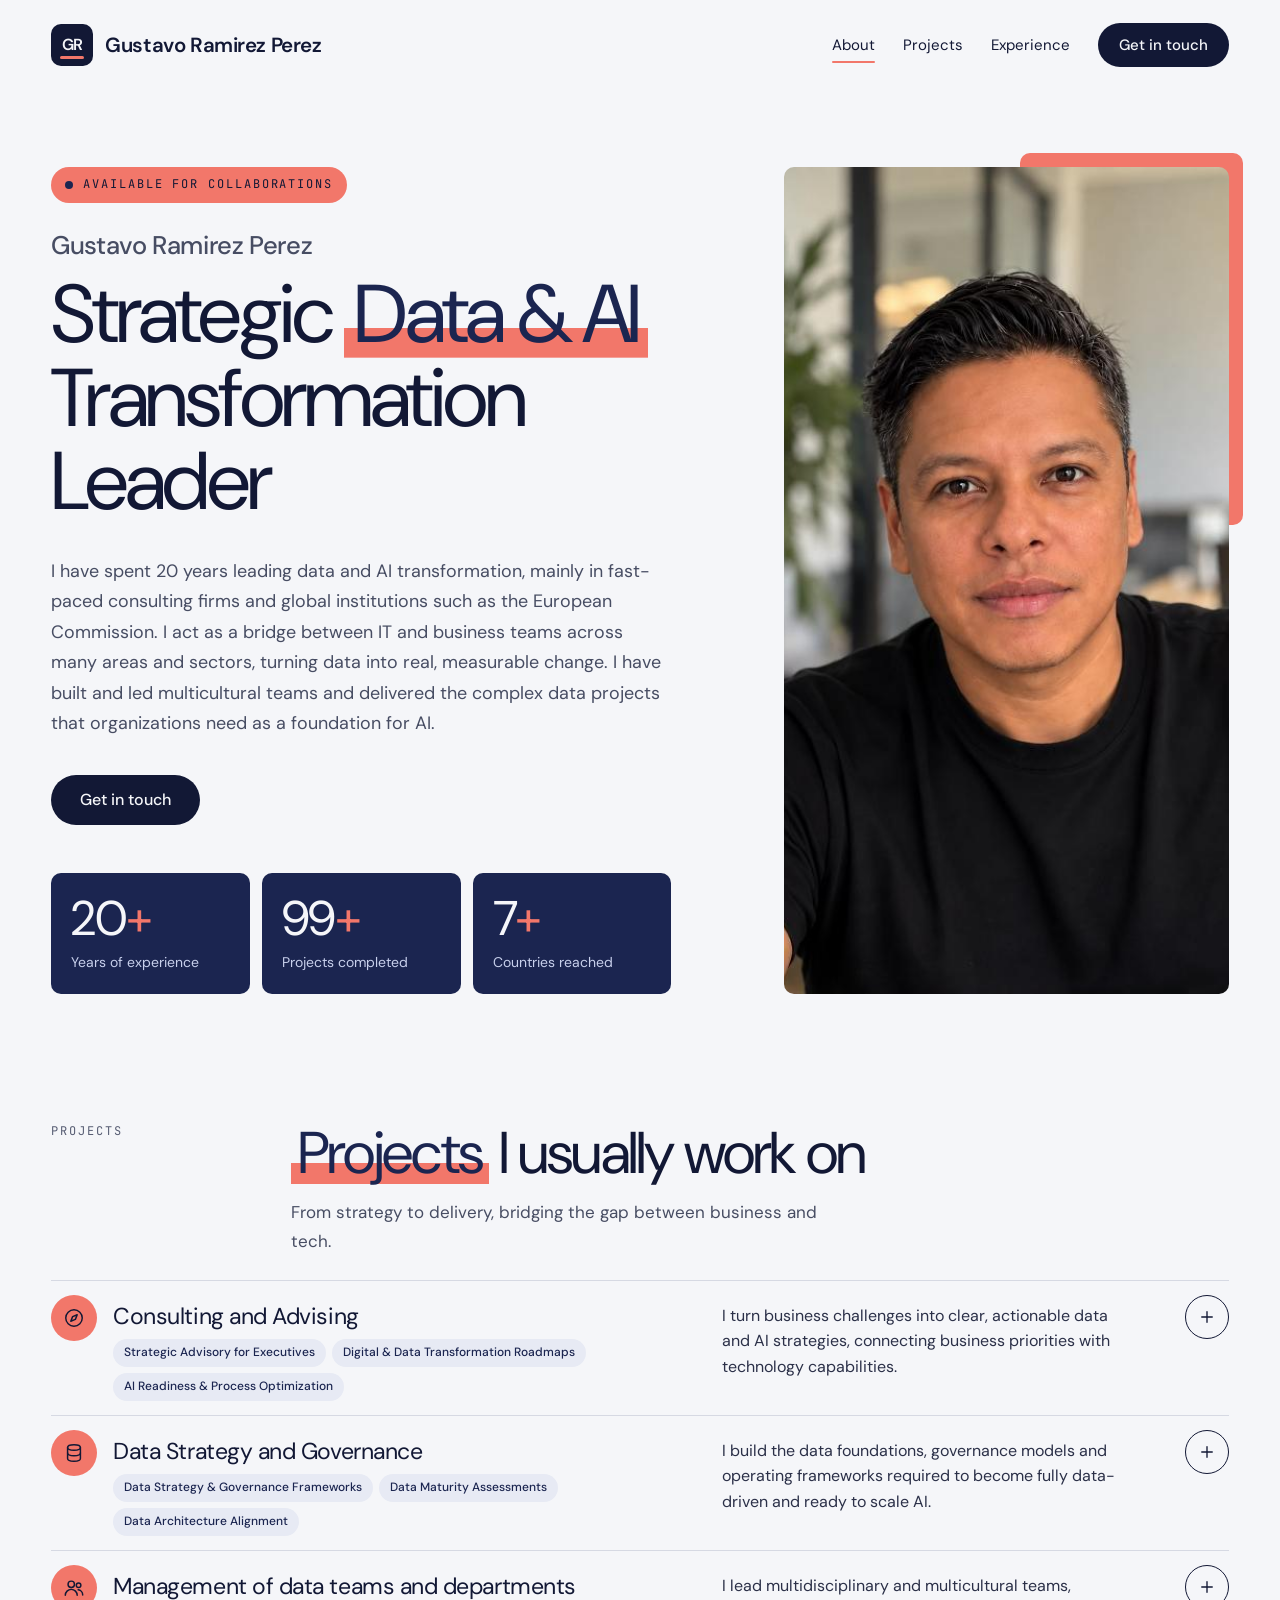
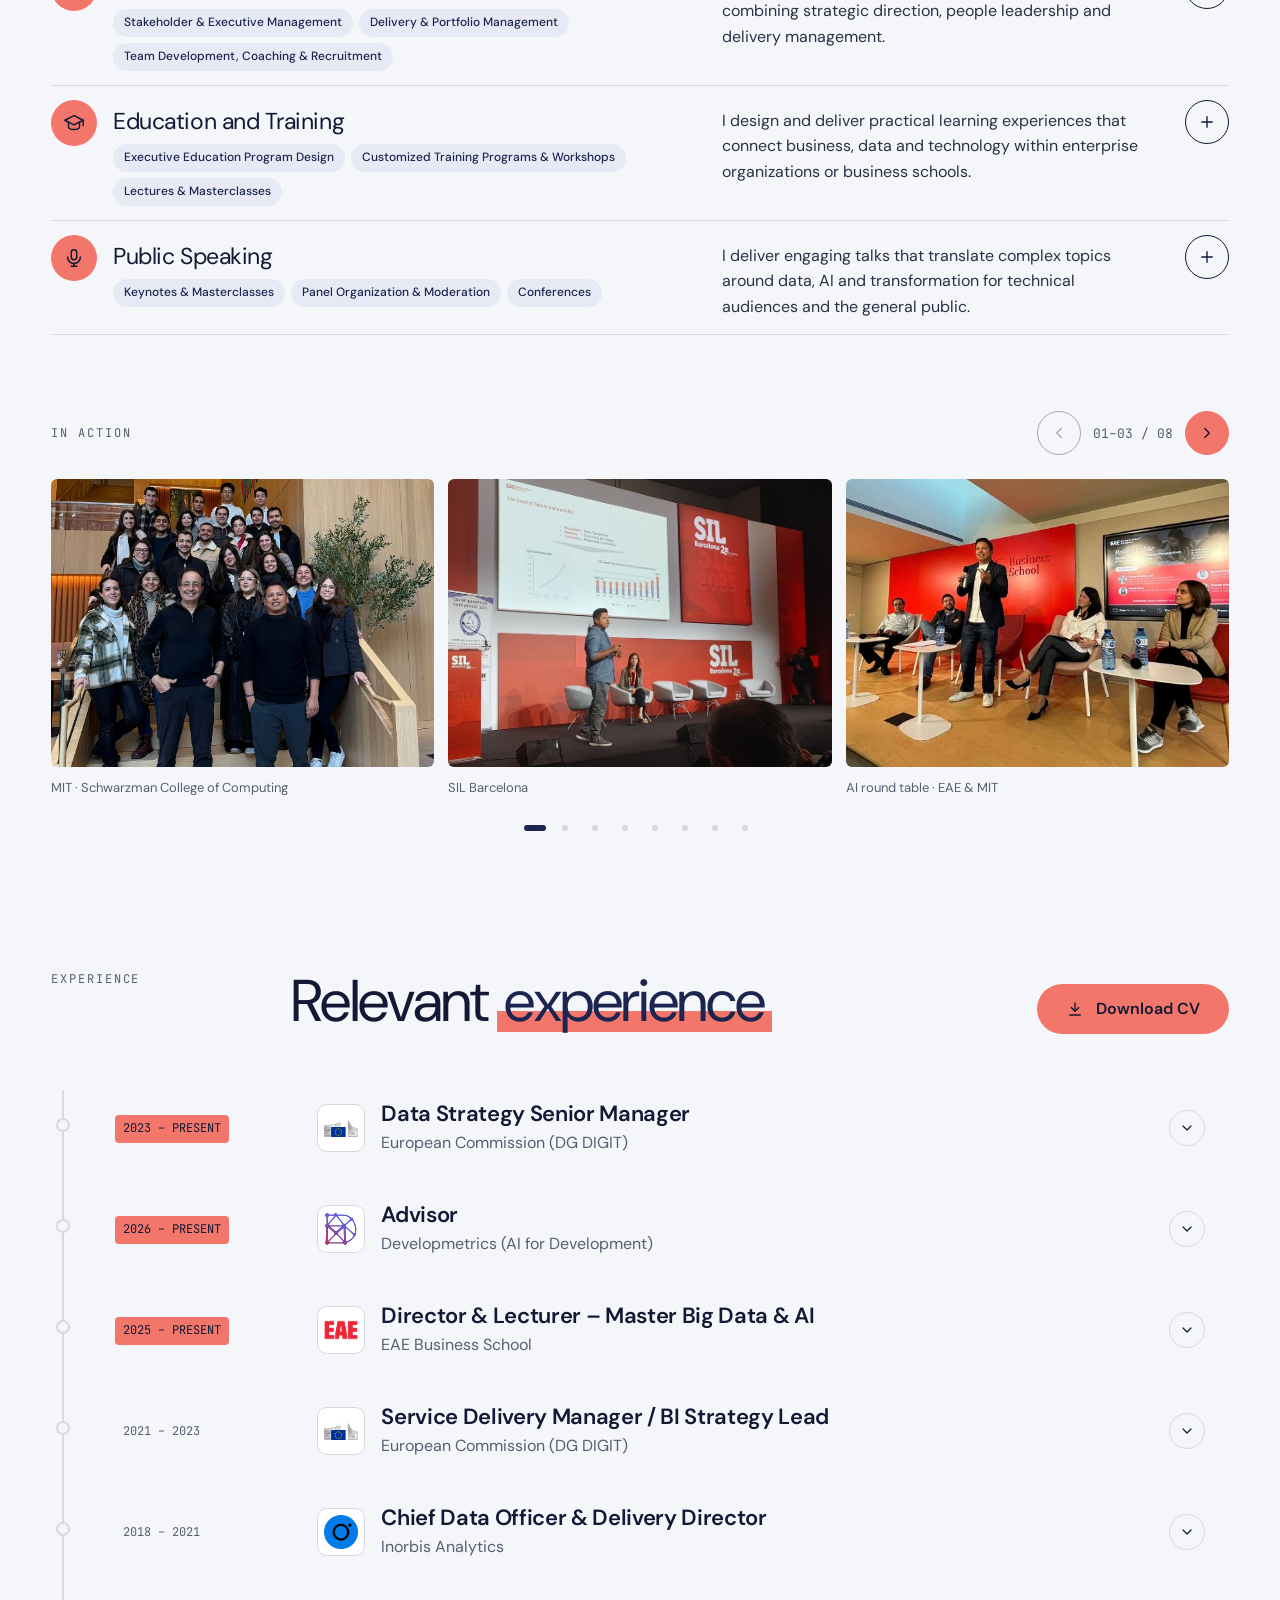
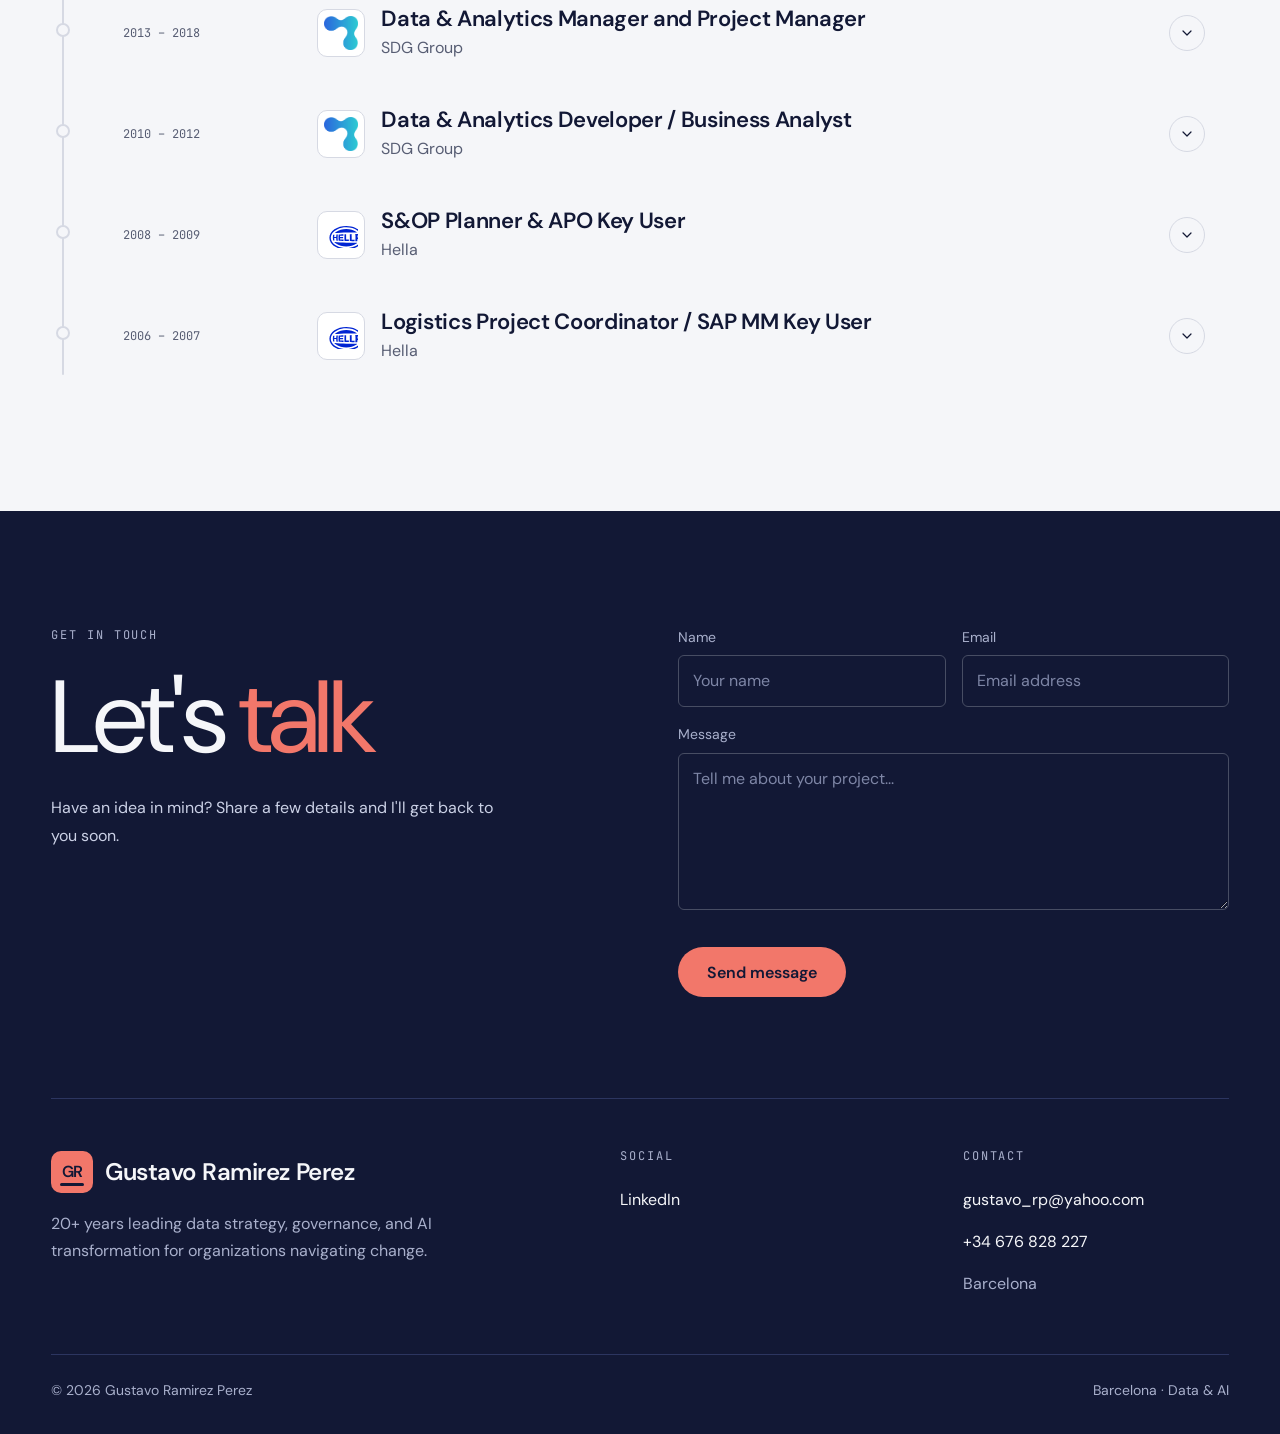
<file: index.html>
<!doctype html>
<html lang="en">
<head>
<meta charset="utf-8">
<meta name="viewport" content="width=device-width, initial-scale=1">
<title>Gustavo Ramirez Perez · Strategic Data &amp; AI Transformation Leader</title>
<meta name="description" content="Strategic Data & AI Transformation Leader with 20+ years in consulting firms and global institutions like the European Commission. Data strategy, governance, team leadership, education and public speaking.">
<meta name="theme-color" content="#121835">
<meta property="og:type" content="website">
<meta property="og:title" content="Gustavo Ramirez Perez · Strategic Data & AI Transformation Leader">
<meta property="og:description" content="20+ years leading data strategy, governance, and AI transformation for organizations navigating change.">
<meta property="og:image" content="assets/img/portrait.jpg">
<link rel="icon" href="assets/img/favicon.svg" type="image/svg+xml">
<link rel="preconnect" href="https://fonts.googleapis.com">
<link rel="preconnect" href="https://fonts.gstatic.com" crossorigin>
<link href="https://fonts.googleapis.com/css2?family=DM+Sans:ital,opsz,wght@0,9..40,400;0,9..40,500;0,9..40,600;1,9..40,400&amp;family=JetBrains+Mono:wght@400;500&amp;display=swap" rel="stylesheet">
<link rel="stylesheet" href="design-system/tokens.css">
<link rel="stylesheet" href="design-system/components.css">
<link rel="stylesheet" href="assets/css/site.css">
<script>document.documentElement.classList.add("js");</script>
</head>
<body>
<a class="skip-link" href="#main">Skip to content</a>

<header class="site-header">
  <div class="container site-header__inner">
    <a class="brand" href="#top"><span class="brand__mark" aria-hidden="true">GR</span><span class="brand__name">Gustavo Ramirez Perez</span></a>
    <nav class="nav" aria-label="Primary">
      <ul class="nav__links">
        <li><a class="nav__link" href="#top">About</a></li>
        <li><a class="nav__link" href="#projects">Projects</a></li>
        <li><a class="nav__link" href="#experience">Experience</a></li>
      </ul>
      <a class="btn btn--primary btn--small" href="#contact">Get in touch</a>
      <button class="icon-btn nav__toggle" type="button" aria-label="Open menu" aria-expanded="false" aria-controls="mobile-menu">
        <svg width="20" height="20" viewBox="0 0 24 24" fill="none" stroke="currentColor" stroke-width="1.8" stroke-linecap="round" aria-hidden="true"><path d="M4 7h16M4 12h16M4 17h16"/></svg>
      </button>
    </nav>
  </div>
</header>

<div class="mobile-menu" id="mobile-menu" aria-hidden="true" inert>
  <div class="mobile-menu__top">
    <span class="brand"><span class="brand__mark" aria-hidden="true">GR</span><span class="brand__name">Gustavo Ramirez Perez</span></span>
    <button class="icon-btn mobile-menu__close" type="button" aria-label="Close menu">
      <svg width="20" height="20" viewBox="0 0 24 24" fill="none" stroke="currentColor" stroke-width="1.8" stroke-linecap="round" aria-hidden="true"><path d="M6 6l12 12M18 6L6 18"/></svg>
    </button>
  </div>
  <ul class="mobile-menu__links">
    <li><a href="#top">About</a></li>
    <li><a href="#projects">Projects</a></li>
    <li><a href="#experience">Experience</a></li>
    <li><a href="#contact">Contact</a></li>
  </ul>
  <div class="mobile-menu__footer">
    <a class="btn btn--accent" href="#contact">Get in touch</a>
  </div>
</div>

<main id="main">

  <!-- Hero + About -->
  <section id="top" class="container hero" aria-labelledby="hero-title">
    <div class="hero__text">
      <p class="badge reveal"><span class="badge__dot" aria-hidden="true"></span>Available for collaborations</p>
      <h1 id="hero-title" class="display reveal" style="--reveal-delay: 80ms"><span class="hero__name">Gustavo Ramirez Perez</span> Strategic <span class="highlight">Data &amp; AI</span> Transformation Leader</h1>
      <p class="lead reveal" style="--reveal-delay: 160ms">I have spent 20 years leading data and AI transformation, mainly in fast-paced consulting firms and global institutions such as the European Commission. I act as a bridge between IT and business teams across many areas and sectors, turning data into real, measurable change. I have built and led multicultural teams and delivered the complex data projects that organizations need as a foundation for AI.</p>
      <div class="hero__actions reveal" style="--reveal-delay: 240ms">
        <a class="btn btn--primary" href="#contact">Get in touch</a>      </div>
      <div class="stats reveal" style="--reveal-delay: 320ms">
        <div class="stat"><div class="stat__value"><span data-count="20">20</span><span class="stat__plus">+</span></div><div class="stat__label">Years of experience</div></div>
        <div class="stat"><div class="stat__value"><span data-count="100">100</span><span class="stat__plus">+</span></div><div class="stat__label">Projects completed</div></div>
        <div class="stat"><div class="stat__value"><span data-count="7">7</span><span class="stat__plus">+</span></div><div class="stat__label">Countries reached</div></div>
      </div>
    </div>
    <div class="hero__media reveal" style="--reveal-delay: 200ms">
      <img src="assets/img/portrait.jpg" alt="Portrait of Gustavo Ramirez Perez" width="595" height="793" fetchpriority="high">
    </div>
  </section>

  <!-- Projects -->
  <section id="projects" class="container section" aria-labelledby="projects-title">
    <div class="section-head reveal">
      <p class="eyebrow">Projects</p>
      <div class="section-head__body">
        <h2 id="projects-title" class="h2"><span class="highlight">Projects</span> I usually work on</h2>
        <p class="section-head__intro">From strategy to delivery, bridging the gap between business and tech.</p>
      </div>
    </div>

    <ol class="service-list">
      <li class="service reveal">
        <details class="service__details">
          <summary class="service__summary">
            <div class="service__title-wrap">
              <span class="service__icon" aria-hidden="true"><svg width="22" height="22" viewBox="0 0 24 24" fill="none" stroke="currentColor" stroke-width="1.6" stroke-linecap="round" stroke-linejoin="round"><circle cx="12" cy="12" r="9"/><path d="M15.5 8.5l-2 5-5 2 2-5z"/></svg></span>
              <div><h3 class="h3">Consulting and Advising</h3>
                <ul class="chip-list" aria-label="Key areas"><li class="chip">Strategic Advisory for Executives</li><li class="chip">Digital &amp; Data Transformation Roadmaps</li><li class="chip">AI Readiness &amp; Process Optimization</li></ul></div>
            </div>
            <p class="service__desc">I turn business challenges into clear, actionable data and AI strategies, connecting business priorities with technology capabilities.</p>
            <span class="service__toggle" aria-hidden="true"><svg width="18" height="18" viewBox="0 0 24 24" fill="none" stroke="currentColor" stroke-width="1.8" stroke-linecap="round"><path d="M12 5v14M5 12h14"/></svg></span>
          </summary>
          <div class="service__more">
            <ul class="service__examples">
              <li>Designing a multi-year Data &amp; AI transformation roadmap</li>
              <li>Assessing an organization's current data capabilities and identifying gaps</li>
              <li>Translating business priorities into actionable technology initiatives</li>
              <li>Advising leadership teams on data-driven transformation</li>
            </ul>
          </div>
        </details>
      </li>
      <li class="service reveal">
        <details class="service__details">
          <summary class="service__summary">
            <div class="service__title-wrap">
              <span class="service__icon" aria-hidden="true"><svg width="22" height="22" viewBox="0 0 24 24" fill="none" stroke="currentColor" stroke-width="1.6" stroke-linecap="round" stroke-linejoin="round"><ellipse cx="12" cy="6" rx="7" ry="3"/><path d="M5 6v6c0 1.7 3.1 3 7 3s7-1.3 7-3V6"/><path d="M5 12v6c0 1.7 3.1 3 7 3s7-1.3 7-3v-6"/></svg></span>
              <div><h3 class="h3">Data Strategy and Governance</h3>
                <ul class="chip-list" aria-label="Key areas"><li class="chip">Data Strategy &amp; Governance Frameworks</li><li class="chip">Data Maturity Assessments</li><li class="chip">Data Architecture Alignment</li></ul></div>
            </div>
            <p class="service__desc">I build the data foundations, governance models and operating frameworks required to become fully data-driven and ready to scale AI.</p>
            <span class="service__toggle" aria-hidden="true"><svg width="18" height="18" viewBox="0 0 24 24" fill="none" stroke="currentColor" stroke-width="1.8" stroke-linecap="round"><path d="M12 5v14M5 12h14"/></svg></span>
          </summary>
          <div class="service__more">
            <ul class="service__examples">
              <li>Designing or reviewing an enterprise Data Strategy</li>
              <li>Establishing a practical Data Governance operating model</li>
              <li>Assessing data maturity across the organization</li>
              <li>Translating data policies into operational practices</li>
            </ul>
          </div>
        </details>
      </li>
      <li class="service reveal">
        <details class="service__details">
          <summary class="service__summary">
            <div class="service__title-wrap">
              <span class="service__icon" aria-hidden="true"><svg width="22" height="22" viewBox="0 0 24 24" fill="none" stroke="currentColor" stroke-width="1.6" stroke-linecap="round" stroke-linejoin="round"><circle cx="9" cy="8" r="3.5"/><path d="M2.5 20c0-3.6 2.9-6.5 6.5-6.5s6.5 2.9 6.5 6.5"/><circle cx="17" cy="9" r="2.5"/><path d="M16.5 14c2.8.3 5 2.7 5 5.6"/></svg></span>
              <div><h3 class="h3">Management of data teams and departments</h3>
                <ul class="chip-list" aria-label="Key areas"><li class="chip">Stakeholder &amp; Executive Management</li><li class="chip">Delivery &amp; Portfolio Management</li><li class="chip">Team Development, Coaching &amp; Recruitment</li></ul></div>
            </div>
            <p class="service__desc">I lead multidisciplinary and multicultural teams, combining strategic direction, people leadership and delivery management.</p>
            <span class="service__toggle" aria-hidden="true"><svg width="18" height="18" viewBox="0 0 24 24" fill="none" stroke="currentColor" stroke-width="1.8" stroke-linecap="round"><path d="M12 5v14M5 12h14"/></svg></span>
          </summary>
          <div class="service__more">
            <ul class="service__examples">
              <li>Building and leading high-performing Data &amp; Analytics teams</li>
              <li>Establishing team structures, roles and ways of working</li>
              <li>Leading transformation programs from strategy to implementation</li>
            </ul>
          </div>
        </details>
      </li>
      <li class="service reveal">
        <details class="service__details">
          <summary class="service__summary">
            <div class="service__title-wrap">
              <span class="service__icon" aria-hidden="true"><svg width="22" height="22" viewBox="0 0 24 24" fill="none" stroke="currentColor" stroke-width="1.6" stroke-linecap="round" stroke-linejoin="round"><path d="M2 9l10-5 10 5-10 5z"/><path d="M6 11v5c0 1.7 2.7 3 6 3s6-1.3 6-3v-5"/><path d="M22 9v6"/></svg></span>
              <div><h3 class="h3">Education and Training</h3>
                <ul class="chip-list" aria-label="Key areas"><li class="chip">Executive Education Program Design</li><li class="chip">Customized Training Programs &amp; Workshops</li><li class="chip">Lectures &amp; Masterclasses</li></ul></div>
            </div>
            <p class="service__desc">I design and deliver practical learning experiences that connect business, data and technology within enterprise organizations or business schools.</p>
            <span class="service__toggle" aria-hidden="true"><svg width="18" height="18" viewBox="0 0 24 24" fill="none" stroke="currentColor" stroke-width="1.8" stroke-linecap="round"><path d="M12 5v14M5 12h14"/></svg></span>
          </summary>
          <div class="service__more">
            <ul class="service__examples">
              <li>Executive workshops on Data &amp; AI Strategy</li>
              <li>Corporate training on Data Governance</li>
              <li>Design of Business Analytics and Data-driven Decision Making Master programs</li>
              <li>Customized learning programs for management at corporate level</li>
            </ul>
          </div>
        </details>
      </li>
      <li class="service reveal">
        <details class="service__details">
          <summary class="service__summary">
            <div class="service__title-wrap">
              <span class="service__icon" aria-hidden="true"><svg width="22" height="22" viewBox="0 0 24 24" fill="none" stroke="currentColor" stroke-width="1.6" stroke-linecap="round" stroke-linejoin="round"><rect x="9" y="3" width="6" height="11" rx="3"/><path d="M5 11a7 7 0 0 0 14 0"/><path d="M12 18v3"/><path d="M9 21h6"/></svg></span>
              <div><h3 class="h3">Public Speaking</h3>
                <ul class="chip-list" aria-label="Key areas"><li class="chip">Keynotes &amp; Masterclasses</li><li class="chip">Panel Organization &amp; Moderation</li><li class="chip">Conferences</li></ul></div>
            </div>
            <p class="service__desc">I deliver engaging talks that translate complex topics around data, AI and transformation for technical audiences and the general public.</p>
            <span class="service__toggle" aria-hidden="true"><svg width="18" height="18" viewBox="0 0 24 24" fill="none" stroke="currentColor" stroke-width="1.8" stroke-linecap="round"><path d="M12 5v14M5 12h14"/></svg></span>
          </summary>
          <div class="service__more">
            <ul class="service__examples">
              <li>Designing panel discussions and curating speakers</li>
              <li>Participation in international conferences</li>
              <li>Tailored keynotes for executive programs and company leadership events</li>
            </ul>
          </div>
        </details>
      </li>
    </ol>

    <!-- Photo carousel -->
    <div class="gallery carousel reveal" data-carousel aria-roledescription="carousel" aria-label="Photos from events">
      <div class="carousel__bar">
        <p class="eyebrow">In action</p>
        <div class="carousel__controls">
          <button class="icon-btn" type="button" data-carousel-prev aria-label="Previous photos">
            <svg width="18" height="18" viewBox="0 0 24 24" fill="none" stroke="currentColor" stroke-width="1.8" stroke-linecap="round" stroke-linejoin="round" aria-hidden="true"><path d="M15 6l-6 6 6 6"/></svg>
          </button>
          <span class="carousel__counter" aria-live="polite">01–03 / 08</span>
          <button class="icon-btn icon-btn--accent" type="button" data-carousel-next aria-label="Next photos">
            <svg width="18" height="18" viewBox="0 0 24 24" fill="none" stroke="currentColor" stroke-width="1.8" stroke-linecap="round" stroke-linejoin="round" aria-hidden="true"><path d="M9 6l6 6-6 6"/></svg>
          </button>
        </div>
      </div>
      <ul class="carousel__track" tabindex="0" aria-label="Event photos, use arrow keys to scroll">
        <li class="carousel__slide"><button class="carousel__open" type="button" aria-label="Enlarge photo: MIT, Schwarzman College of Computing"><img src="assets/img/mit.jpg" alt="With Master in Big Data &amp; AI students at MIT Schwarzman College of Computing" style="object-position: center 62%" loading="lazy" width="595" height="793"></button><p class="carousel__caption">MIT · Schwarzman College of Computing</p></li>
        <li class="carousel__slide"><button class="carousel__open" type="button" aria-label="Enlarge photo: SIL Barcelona"><img src="assets/img/sil-barcelona.png" alt="Speaking on stage at SIL Barcelona" style="object-position: 40% center" loading="lazy" width="595" height="326"></button><p class="carousel__caption">SIL Barcelona</p></li>
        <li class="carousel__slide"><button class="carousel__open" type="button" aria-label="Enlarge photo: AI round table, EAE and MIT"><img src="assets/img/ai-round-table-eae-mit.jpg" alt="Moderating the EAE and MIT AI round table" style="object-position: 40% center" loading="lazy" width="595" height="440"></button><p class="carousel__caption">AI round table · EAE &amp; MIT</p></li>
        <li class="carousel__slide"><button class="carousel__open" type="button" aria-label="Enlarge photo: Talent Arena, Focus Lab"><img src="assets/img/talent-arena.jpg" alt="Speaking at Talent Arena Focus Lab" style="object-position: center 40%" loading="lazy" width="595" height="767"></button><p class="carousel__caption">Talent Arena · Focus Lab</p></li>
        <li class="carousel__slide"><button class="carousel__open" type="button" aria-label="Enlarge photo: Mobile World Congress"><img src="assets/img/mobile-world-congress.jpg" alt="Presenting to an audience at Mobile World Congress" loading="lazy" width="595" height="381"></button><p class="carousel__caption">Mobile World Congress</p></li>
        <li class="carousel__slide"><button class="carousel__open" type="button" aria-label="Enlarge photo: APD round table"><img src="assets/img/apd-round-table.png" alt="Speaking at the APD round table on artificial intelligence" style="object-position: 35% center" loading="lazy" width="595" height="396"></button><p class="carousel__caption">APD round table · Artificial intelligence</p></li>
        <li class="carousel__slide"><button class="carousel__open" type="button" aria-label="Enlarge photo: Data Management Summit"><img src="assets/img/data-management-summit.jpg" alt="Presenting at the Data Management Summit in Barcelona" style="object-position: 30% center" loading="lazy" width="595" height="446"></button><p class="carousel__caption">Data Management Summit · Barcelona</p></li>
        <li class="carousel__slide"><button class="carousel__open" type="button" aria-label="Enlarge photo: Foment del Treball round table"><img src="assets/img/foment-del-treball.jpg" alt="Panel at the Foment del Treball round table on digital transformation and big data" loading="lazy" width="595" height="300"></button><p class="carousel__caption">Foment del Treball round table</p></li>
      </ul>
      <div class="carousel__dots"></div>
    </div>
  </section>

  <!-- Experience -->
  <section id="experience" class="container section" aria-labelledby="experience-title">
    <div class="section-head reveal">
      <p class="eyebrow">Experience</p>
      <div class="section-head__body section-head__row">
        <h2 id="experience-title" class="h2">Relevant <span class="highlight">experience</span></h2>
        <a class="btn btn--accent" href="assets/cv/Gustavo-Ramirez-CV.pdf" download>
          <svg width="18" height="18" viewBox="0 0 24 24" fill="none" stroke="currentColor" stroke-width="1.8" stroke-linecap="round" stroke-linejoin="round" aria-hidden="true"><path d="M12 4v11"/><path d="M7 10l5 5 5-5"/><path d="M5 20h14"/></svg>
          Download CV
        </a>
      </div>
    </div>
    <div class="timeline-wrap">
    <span class="timeline__progress" aria-hidden="true"></span>
    <ol class="timeline">
      <li class="timeline__item reveal">
        <span class="timeline__dot" aria-hidden="true"></span>
        <details class="timeline__details">
        <summary class="timeline__summary">
        <div class="timeline__date"><span class="date-tag date-tag--current">2023 – PRESENT</span></div>
        <div class="timeline__role"><div class="timeline__role-text"><h3 class="timeline__title">Data Strategy Senior Manager</h3><p class="timeline__org">European Commission (DG DIGIT)</p></div><span class="org-logo" title="European Commission" aria-hidden="true"><img src="assets/img/logos/european-commission.svg" alt="" width="122" height="60" loading="lazy"></span></div>
        <span class="timeline__toggle" aria-hidden="true"><svg width="16" height="16" viewBox="0 0 24 24" fill="none" stroke="currentColor" stroke-width="1.8" stroke-linecap="round" stroke-linejoin="round"><path d="M6 9l6 6 6-6"/></svg></span>
        </summary>
        <ul class="timeline__points">
          <li>Reviewing Corporate Data Strategy to ensure a high-quality governed foundation for enterprise-wide AI transformation.</li>
          <li>Improving the operationalization of corporate data policies to ensure real transformation at DG level.</li>
          <li>Facilitating executive workshops and discovery sessions with top-management stakeholders.</li>
        </ul>
        </details>
      </li>
      <li class="timeline__item reveal">
        <span class="timeline__dot" aria-hidden="true"></span>
        <details class="timeline__details">
        <summary class="timeline__summary">
        <div class="timeline__date"><span class="date-tag date-tag--current">2026 – PRESENT</span></div>
        <div class="timeline__role"><div class="timeline__role-text"><h3 class="timeline__title">Advisor</h3><p class="timeline__org">Developmetrics (AI for Development)</p></div><span class="org-logo" title="DevelopMetrics" aria-hidden="true"><img src="assets/img/logos/developmetrics-mark.svg" alt="" width="38" height="38" loading="lazy"></span></div>
        <span class="timeline__toggle" aria-hidden="true"><svg width="16" height="16" viewBox="0 0 24 24" fill="none" stroke="currentColor" stroke-width="1.8" stroke-linecap="round" stroke-linejoin="round"><path d="M6 9l6 6 6-6"/></svg></span>
        </summary>
        <ul class="timeline__points">
          <li>Advising on Data Strategy and stakeholder management for AI projects.</li>
        </ul>
        </details>
      </li>
      <li class="timeline__item reveal">
        <span class="timeline__dot" aria-hidden="true"></span>
        <details class="timeline__details">
        <summary class="timeline__summary">
        <div class="timeline__date"><span class="date-tag date-tag--current">2025 – PRESENT</span></div>
        <div class="timeline__role"><div class="timeline__role-text"><h3 class="timeline__title">Director &amp; Lecturer – Master Big Data &amp; AI</h3><p class="timeline__org">EAE Business School</p></div><span class="org-logo" title="EAE Business School" aria-hidden="true"><img src="assets/img/logos/eae-icon.png" alt="" width="180" height="180" loading="lazy"></span></div>
        <span class="timeline__toggle" aria-hidden="true"><svg width="16" height="16" viewBox="0 0 24 24" fill="none" stroke="currentColor" stroke-width="1.8" stroke-linecap="round" stroke-linejoin="round"><path d="M6 9l6 6 6-6"/></svg></span>
        </summary>
        <ul class="timeline__points">
          <li>Designing the long-term vision of the program, hiring professors and high-level student management.</li>
          <li>Taking part in lectures, conferences, interviews and articles.</li>
          <li>Leading international partnerships like MIT Data Science Lab or ITESM.</li>
        </ul>
        </details>
      </li>
      <li class="timeline__item reveal">
        <span class="timeline__dot" aria-hidden="true"></span>
        <details class="timeline__details">
        <summary class="timeline__summary">
        <div class="timeline__date"><span class="date-tag">2021 – 2023</span></div>
        <div class="timeline__role"><div class="timeline__role-text"><h3 class="timeline__title">Service Delivery Manager / BI Strategy Lead</h3><p class="timeline__org">European Commission (DG DIGIT)</p></div><span class="org-logo" title="European Commission" aria-hidden="true"><img src="assets/img/logos/european-commission.svg" alt="" width="122" height="60" loading="lazy"></span></div>
        <span class="timeline__toggle" aria-hidden="true"><svg width="16" height="16" viewBox="0 0 24 24" fill="none" stroke="currentColor" stroke-width="1.8" stroke-linecap="round" stroke-linejoin="round"><path d="M6 9l6 6 6-6"/></svg></span>
        </summary>
        <ul class="timeline__points">
          <li>Conducted maturity assessments for 43 internal customers (DGs), audited the platform operations and reviewed market evolution to define a tailored, multi-year BI Strategy.</li>
          <li>Managed a cross-functional technical squad of 10 people overseeing the corporate BI Platform.</li>
        </ul>
        </details>
      </li>
      <li class="timeline__item reveal">
        <span class="timeline__dot" aria-hidden="true"></span>
        <details class="timeline__details">
        <summary class="timeline__summary">
        <div class="timeline__date"><span class="date-tag">2018 – 2021</span></div>
        <div class="timeline__role"><div class="timeline__role-text"><h3 class="timeline__title">Chief Data Officer &amp; Delivery Director</h3><p class="timeline__org">Inorbis Analytics</p></div><span class="org-logo" title="InOrbis Analytics" aria-hidden="true"><img src="assets/img/logos/inorbis.png" alt="" width="192" height="192" loading="lazy"></span></div>
        <span class="timeline__toggle" aria-hidden="true"><svg width="16" height="16" viewBox="0 0 24 24" fill="none" stroke="currentColor" stroke-width="1.8" stroke-linecap="round" stroke-linejoin="round"><path d="M6 9l6 6 6-6"/></svg></span>
        </summary>
        <ul class="timeline__points">
          <li>Definition of the Company Solution Portfolio and value proposition aligned with the customer needs and market potential.</li>
          <li>Led a Process Mining initiative to optimize business in Enterprise Customers.</li>
          <li>Led a team of 30+ consultants specialized in data management and business intelligence implementation programs.</li>
        </ul>
        </details>
      </li>
      <li class="timeline__item reveal">
        <span class="timeline__dot" aria-hidden="true"></span>
        <details class="timeline__details">
        <summary class="timeline__summary">
        <div class="timeline__date"><span class="date-tag">2013 – 2018</span></div>
        <div class="timeline__role"><div class="timeline__role-text"><h3 class="timeline__title">Data &amp; Analytics Manager and Project Manager</h3><p class="timeline__org">SDG Group</p></div><span class="org-logo" title="SDG Group" aria-hidden="true"><img src="assets/img/logos/sdg-group.png" alt="" width="350" height="350" loading="lazy"></span></div>
        <span class="timeline__toggle" aria-hidden="true"><svg width="16" height="16" viewBox="0 0 24 24" fill="none" stroke="currentColor" stroke-width="1.8" stroke-linecap="round" stroke-linejoin="round"><path d="M6 9l6 6 6-6"/></svg></span>
        </summary>
        <ul class="timeline__points">
          <li>Led the FMCG Business Unit with more than 1 million-euro yearly turnover and 40+ consultants.</li>
          <li>Responsibilities included the commercial cycle, design of business-focused strategic solutions, selection of the technological architectures needed, and implementation of the technologies selected.</li>
          <li>Directed implementations for Finance, Operations, Marketing, Sales and HR Departments.</li>
          <li>Enterprise Account Manager for key accounts like PepsiCo, Danone, Unilever, etc.</li>
        </ul>
        </details>
      </li>
      <li class="timeline__item reveal">
        <span class="timeline__dot" aria-hidden="true"></span>
        <details class="timeline__details">
        <summary class="timeline__summary">
        <div class="timeline__date"><span class="date-tag">2010 – 2012</span></div>
        <div class="timeline__role"><div class="timeline__role-text"><h3 class="timeline__title">Data &amp; Analytics Developer / Business Analyst</h3><p class="timeline__org">SDG Group</p></div><span class="org-logo" title="SDG Group" aria-hidden="true"><img src="assets/img/logos/sdg-group.png" alt="" width="350" height="350" loading="lazy"></span></div>
        <span class="timeline__toggle" aria-hidden="true"><svg width="16" height="16" viewBox="0 0 24 24" fill="none" stroke="currentColor" stroke-width="1.8" stroke-linecap="round" stroke-linejoin="round"><path d="M6 9l6 6 6-6"/></svg></span>
        </summary>
        <ul class="timeline__points">
          <li>Responsible for the definition, execution and implementation of projects for BI and EPM.</li>
          <li>Functional and technical implementation in customers from FMCG, Retail, Fashion, Banking, etc.</li>
        </ul>
        </details>
      </li>
      <li class="timeline__item reveal">
        <span class="timeline__dot" aria-hidden="true"></span>
        <details class="timeline__details">
        <summary class="timeline__summary">
        <div class="timeline__date"><span class="date-tag">2008 – 2009</span></div>
        <div class="timeline__role"><div class="timeline__role-text"><h3 class="timeline__title">S&amp;OP Planner &amp; APO Key User</h3><p class="timeline__org">Hella</p></div><span class="org-logo" title="Hella" aria-hidden="true"><img src="assets/img/logos/hella-mark.svg" alt="" width="236" height="180" loading="lazy"></span></div>
        <span class="timeline__toggle" aria-hidden="true"><svg width="16" height="16" viewBox="0 0 24 24" fill="none" stroke="currentColor" stroke-width="1.8" stroke-linecap="round" stroke-linejoin="round"><path d="M6 9l6 6 6-6"/></svg></span>
        </summary>
        <ul class="timeline__points">
          <li>Led and defined the long-term strategic planning process (S&amp;OP) for the Lighting division across all NAFTA production plants, achieving the highest reliability within the Hella group worldwide.</li>
        </ul>
        </details>
      </li>
      <li class="timeline__item reveal">
        <span class="timeline__dot" aria-hidden="true"></span>
        <details class="timeline__details">
        <summary class="timeline__summary">
        <div class="timeline__date"><span class="date-tag">2006 – 2007</span></div>
        <div class="timeline__role"><div class="timeline__role-text"><h3 class="timeline__title">Logistics Project Coordinator / SAP MM Key User</h3><p class="timeline__org">Hella</p></div><span class="org-logo" title="Hella" aria-hidden="true"><img src="assets/img/logos/hella-mark.svg" alt="" width="236" height="180" loading="lazy"></span></div>
        <span class="timeline__toggle" aria-hidden="true"><svg width="16" height="16" viewBox="0 0 24 24" fill="none" stroke="currentColor" stroke-width="1.8" stroke-linecap="round" stroke-linejoin="round"><path d="M6 9l6 6 6-6"/></svg></span>
        </summary>
        <ul class="timeline__points">
          <li>Led the successful end-to-end implementation of the SAP MM module from the business perspective, including process discovery, GAP analysis against global corporate processes, process redesign, alignment with IT configurations and implementation in the factory.</li>
          <li>Executed several supply chain optimization projects from strategic design to functional process implementation, including inventory reduction, real-time sourcing and warehouse optimization.</li>
        </ul>
        </details>
      </li>
    </ol>
    </div>
  </section>

</main>

<!-- Contact + footer -->
<div class="dark-band">
  <section id="contact" class="container contact" aria-labelledby="contact-title">
    <div class="contact__intro reveal">
      <p class="eyebrow">Get in touch</p>
      <h2 id="contact-title" class="contact__title">Let's <span class="highlight--on-dark">talk</span></h2>
      <p class="contact__text">Have an idea in mind? Share a few details and I'll get back to you soon.</p>
    </div>
    <form class="form reveal" data-contact-form data-endpoint="https://formspree.io/f/mrpeqkoo" data-mailto="gustavo_rp@yahoo.com" novalidate style="--reveal-delay: 120ms">
      <div class="form__row">
        <div class="field"><label for="name">Name</label><input class="input" id="name" name="name" type="text" autocomplete="name" placeholder="Your name" required></div>
        <div class="field"><label for="email">Email</label><input class="input" id="email" name="email" type="email" autocomplete="email" placeholder="Email address" required></div>
      </div>
      <div class="field"><label for="message">Message</label><textarea class="input" id="message" name="message" rows="5" placeholder="Tell me about your project..." required></textarea></div>
      <button class="btn btn--accent" type="submit">Send message</button>
      <p class="form__status" role="status"></p>
    </form>
  </section>

  <footer class="container site-footer">
    <div class="site-footer__grid">
      <div class="site-footer__about">
        <span class="brand"><span class="brand__mark" aria-hidden="true">GR</span><span class="brand__name">Gustavo Ramirez Perez</span></span>
        <p>20+ years leading data strategy, governance, and AI transformation for organizations navigating change.</p>
      </div>
      <div class="site-footer__col">
        <p class="eyebrow">Social</p>
        <ul><li><a href="https://www.linkedin.com/in/gustavoramirezperez/" rel="noopener" target="_blank">LinkedIn</a></li></ul>
      </div>
      <div class="site-footer__col">
        <p class="eyebrow">Contact</p>
        <ul>
          <li><a href="mailto:gustavo_rp@yahoo.com">gustavo_rp@yahoo.com</a></li>
          <li><a href="tel:+34676828227">+34 676 828 227</a></li>
          <li><span>Barcelona</span></li>
        </ul>
      </div>
    </div>
    <div class="site-footer__bottom"><span>© <span data-year>2026</span> Gustavo Ramirez Perez</span><span>Barcelona · Data &amp; AI</span></div>
  </footer>
</div>

<button class="icon-btn icon-btn--accent back-to-top" type="button" aria-label="Back to top">
  <svg width="18" height="18" viewBox="0 0 24 24" fill="none" stroke="currentColor" stroke-width="1.8" stroke-linecap="round" stroke-linejoin="round" aria-hidden="true"><path d="M12 19V5"/><path d="M6 11l6-6 6 6"/></svg>
</button>

<dialog class="lightbox" id="lightbox" aria-label="Photo viewer">
  <button class="icon-btn lightbox__close" type="button" aria-label="Close">
    <svg width="20" height="20" viewBox="0 0 24 24" fill="none" stroke="currentColor" stroke-width="1.8" stroke-linecap="round" aria-hidden="true"><path d="M6 6l12 12M18 6L6 18"/></svg>
  </button>
  <figure class="lightbox__figure">
    <img class="lightbox__img" src="assets/img/mit.jpg" alt="">
    <figcaption class="lightbox__caption"></figcaption>
  </figure>
  <div class="lightbox__controls">
    <button class="icon-btn" type="button" data-lightbox-prev aria-label="Previous photo"><svg width="18" height="18" viewBox="0 0 24 24" fill="none" stroke="currentColor" stroke-width="1.8" stroke-linecap="round" stroke-linejoin="round" aria-hidden="true"><path d="M15 6l-6 6 6 6"/></svg></button>
    <button class="icon-btn" type="button" data-lightbox-next aria-label="Next photo"><svg width="18" height="18" viewBox="0 0 24 24" fill="none" stroke="currentColor" stroke-width="1.8" stroke-linecap="round" stroke-linejoin="round" aria-hidden="true"><path d="M9 6l6 6-6 6"/></svg></button>
  </div>
</dialog>

<script src="assets/js/main.js" defer></script>
</body>
</html>
</file>
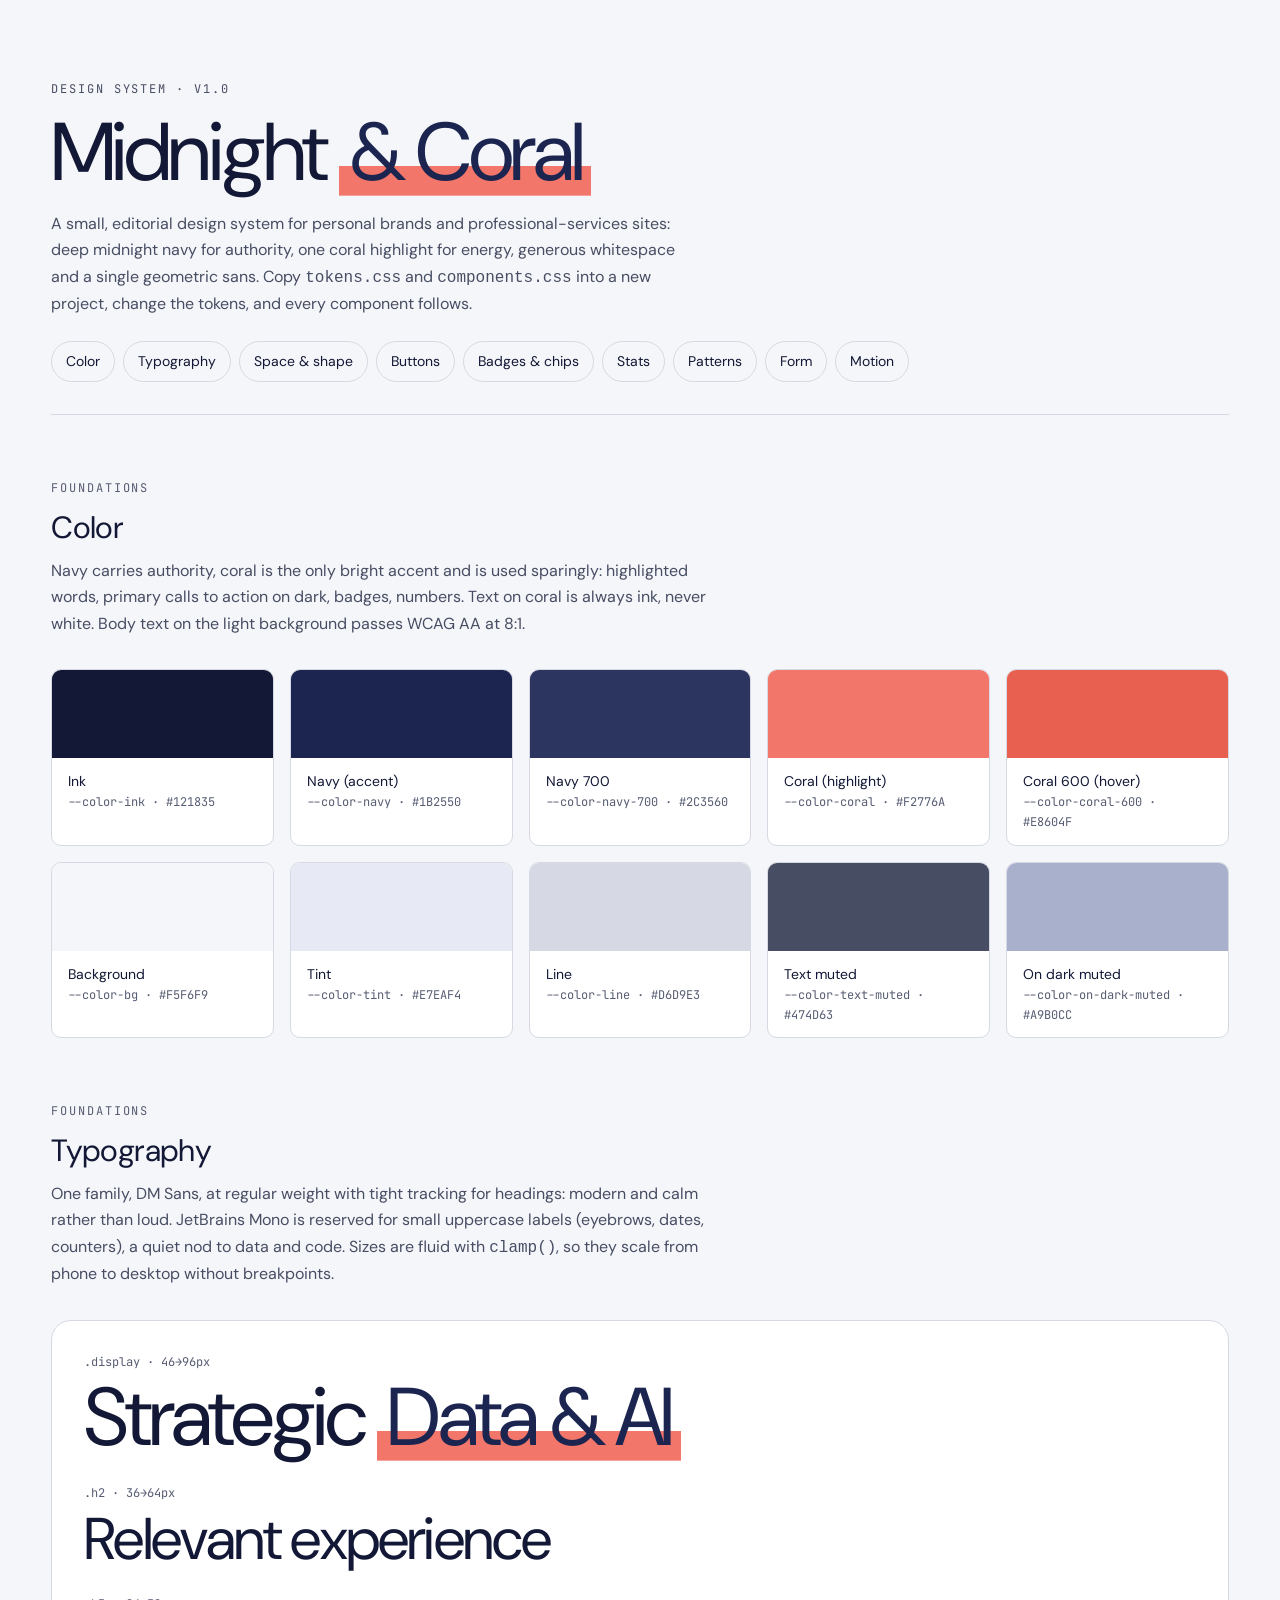
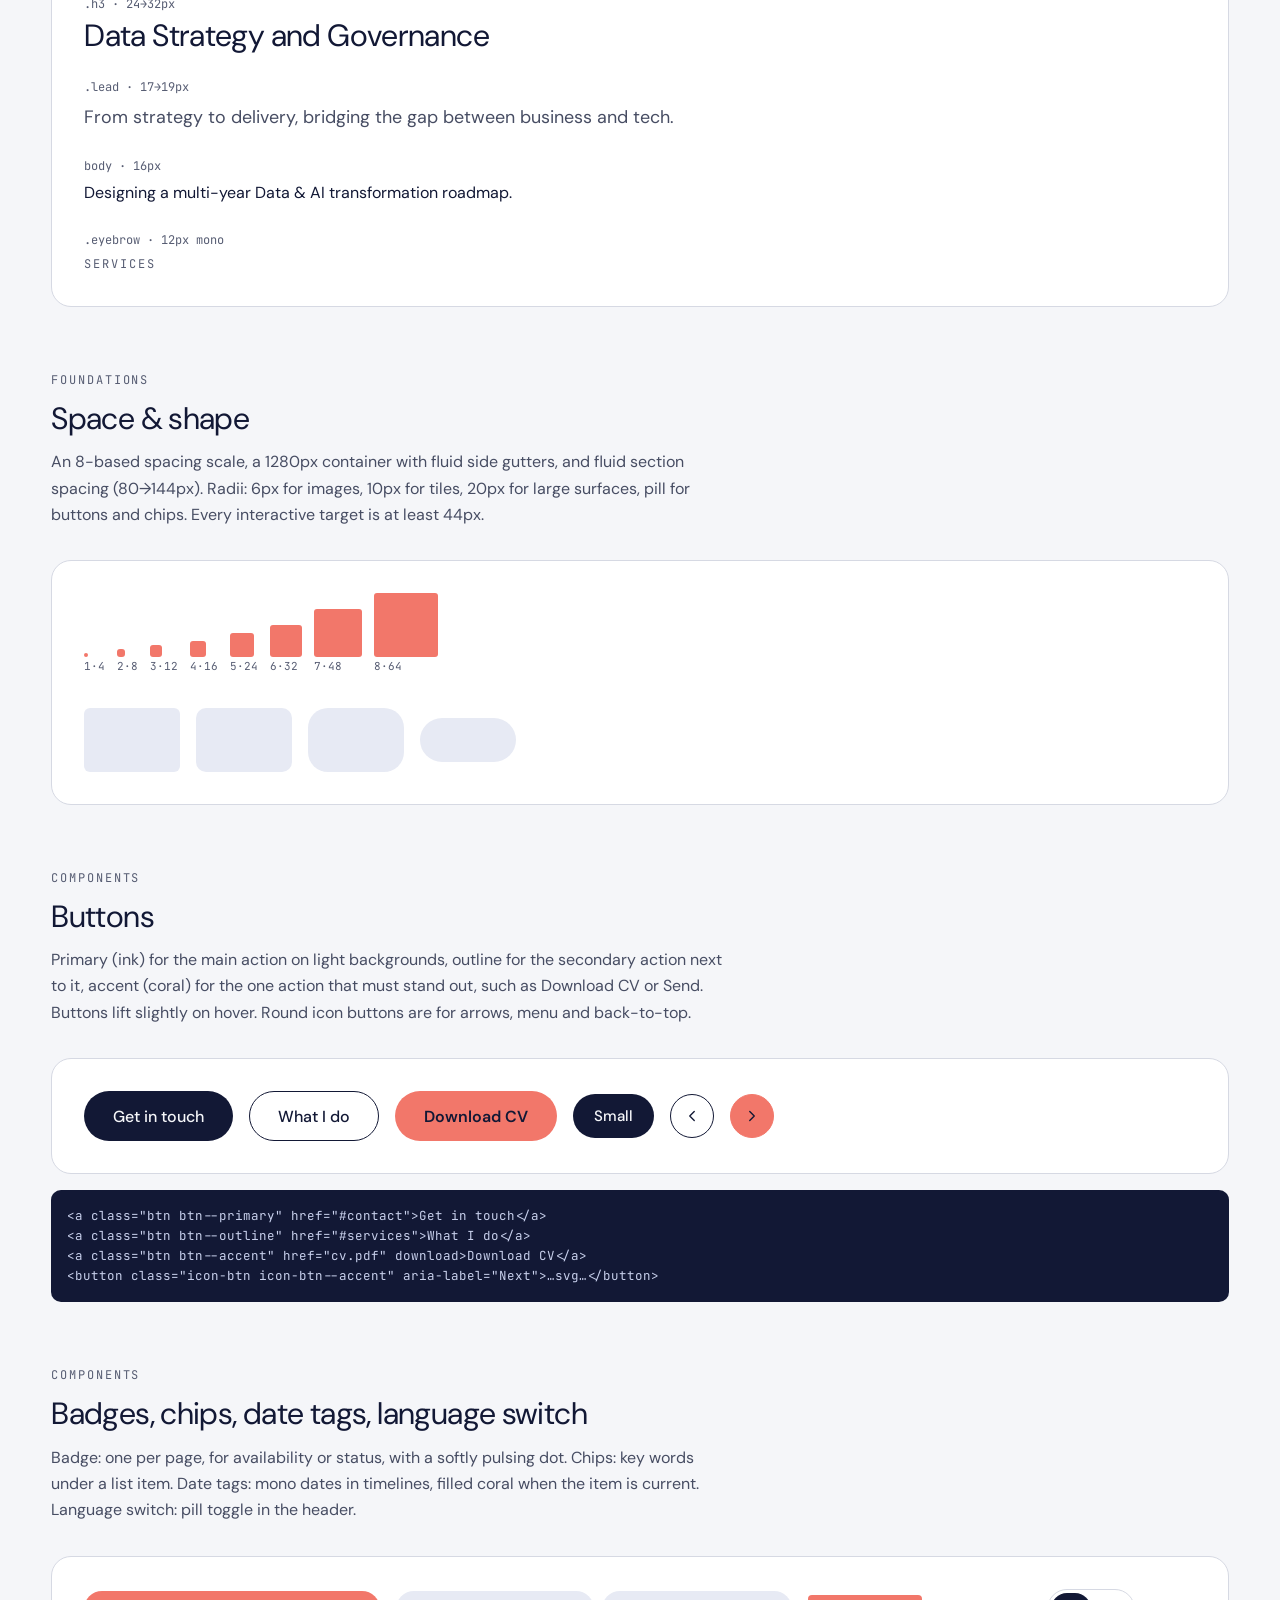
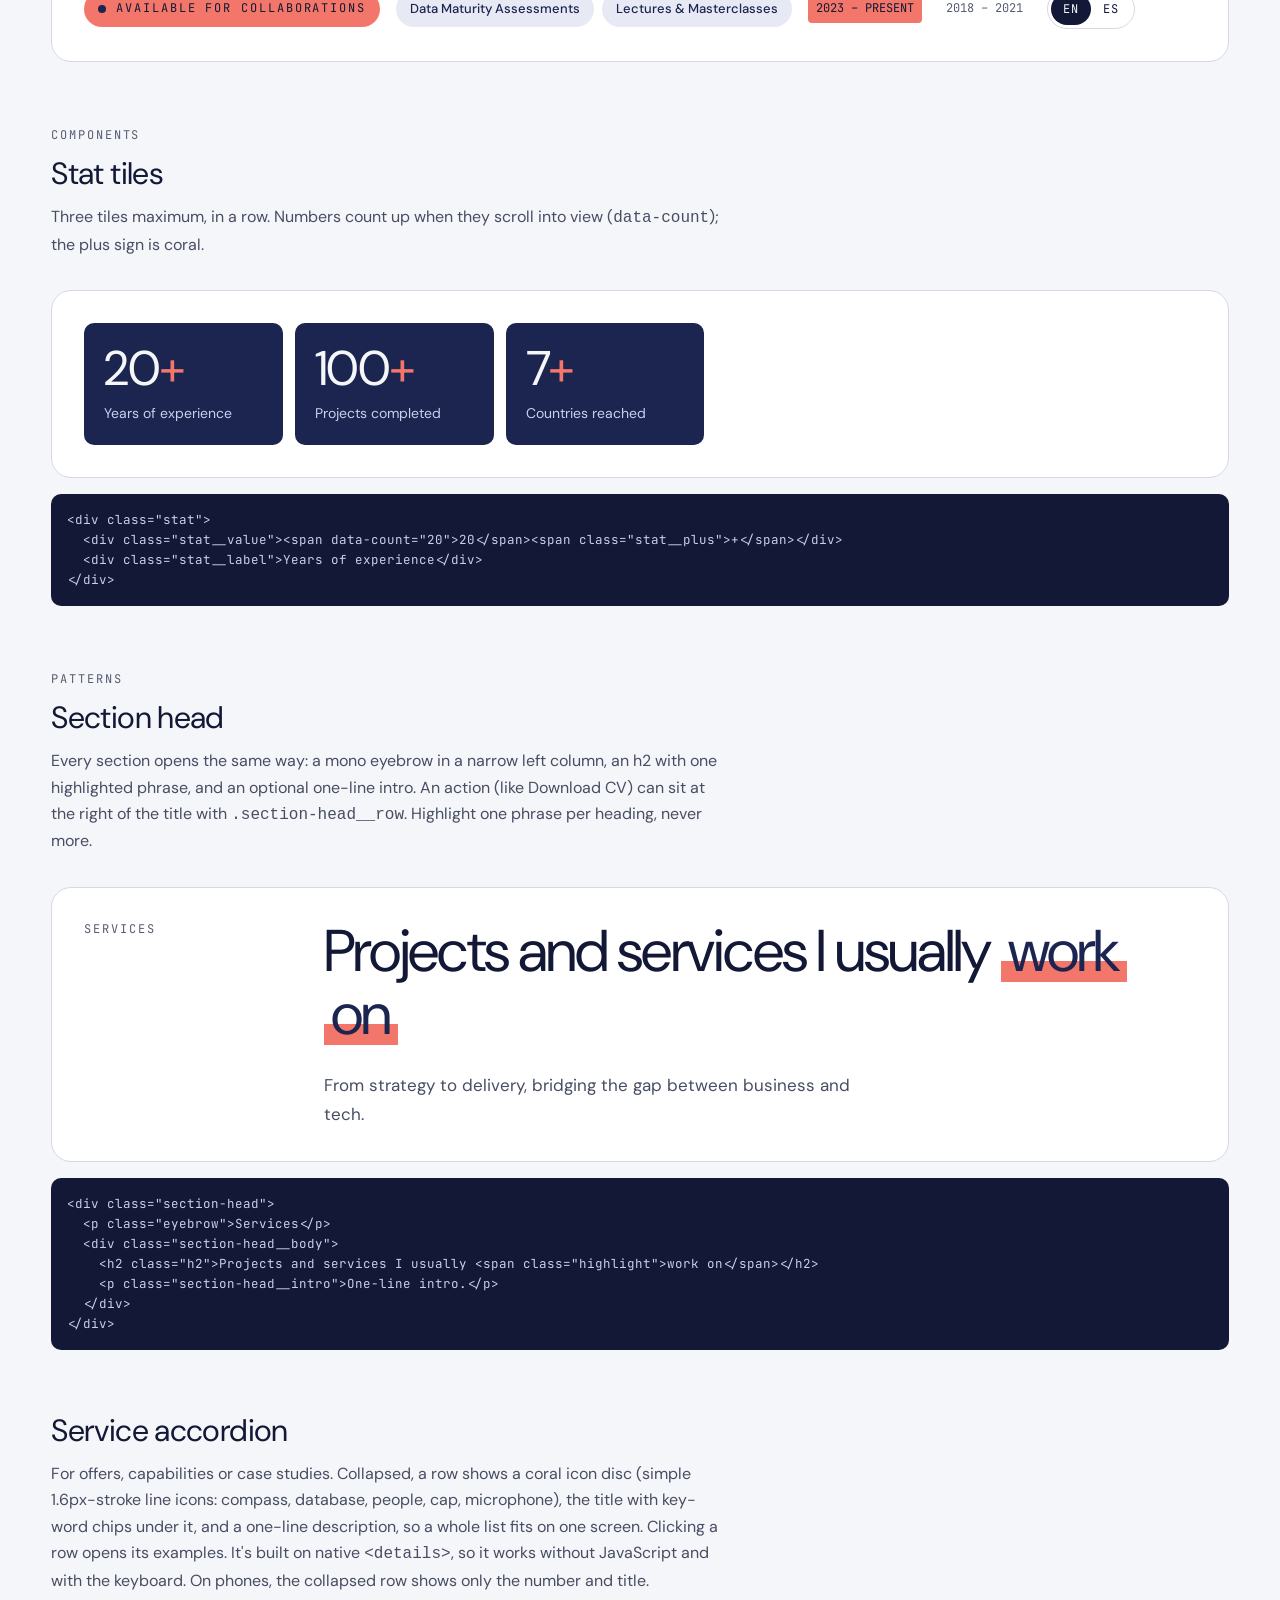
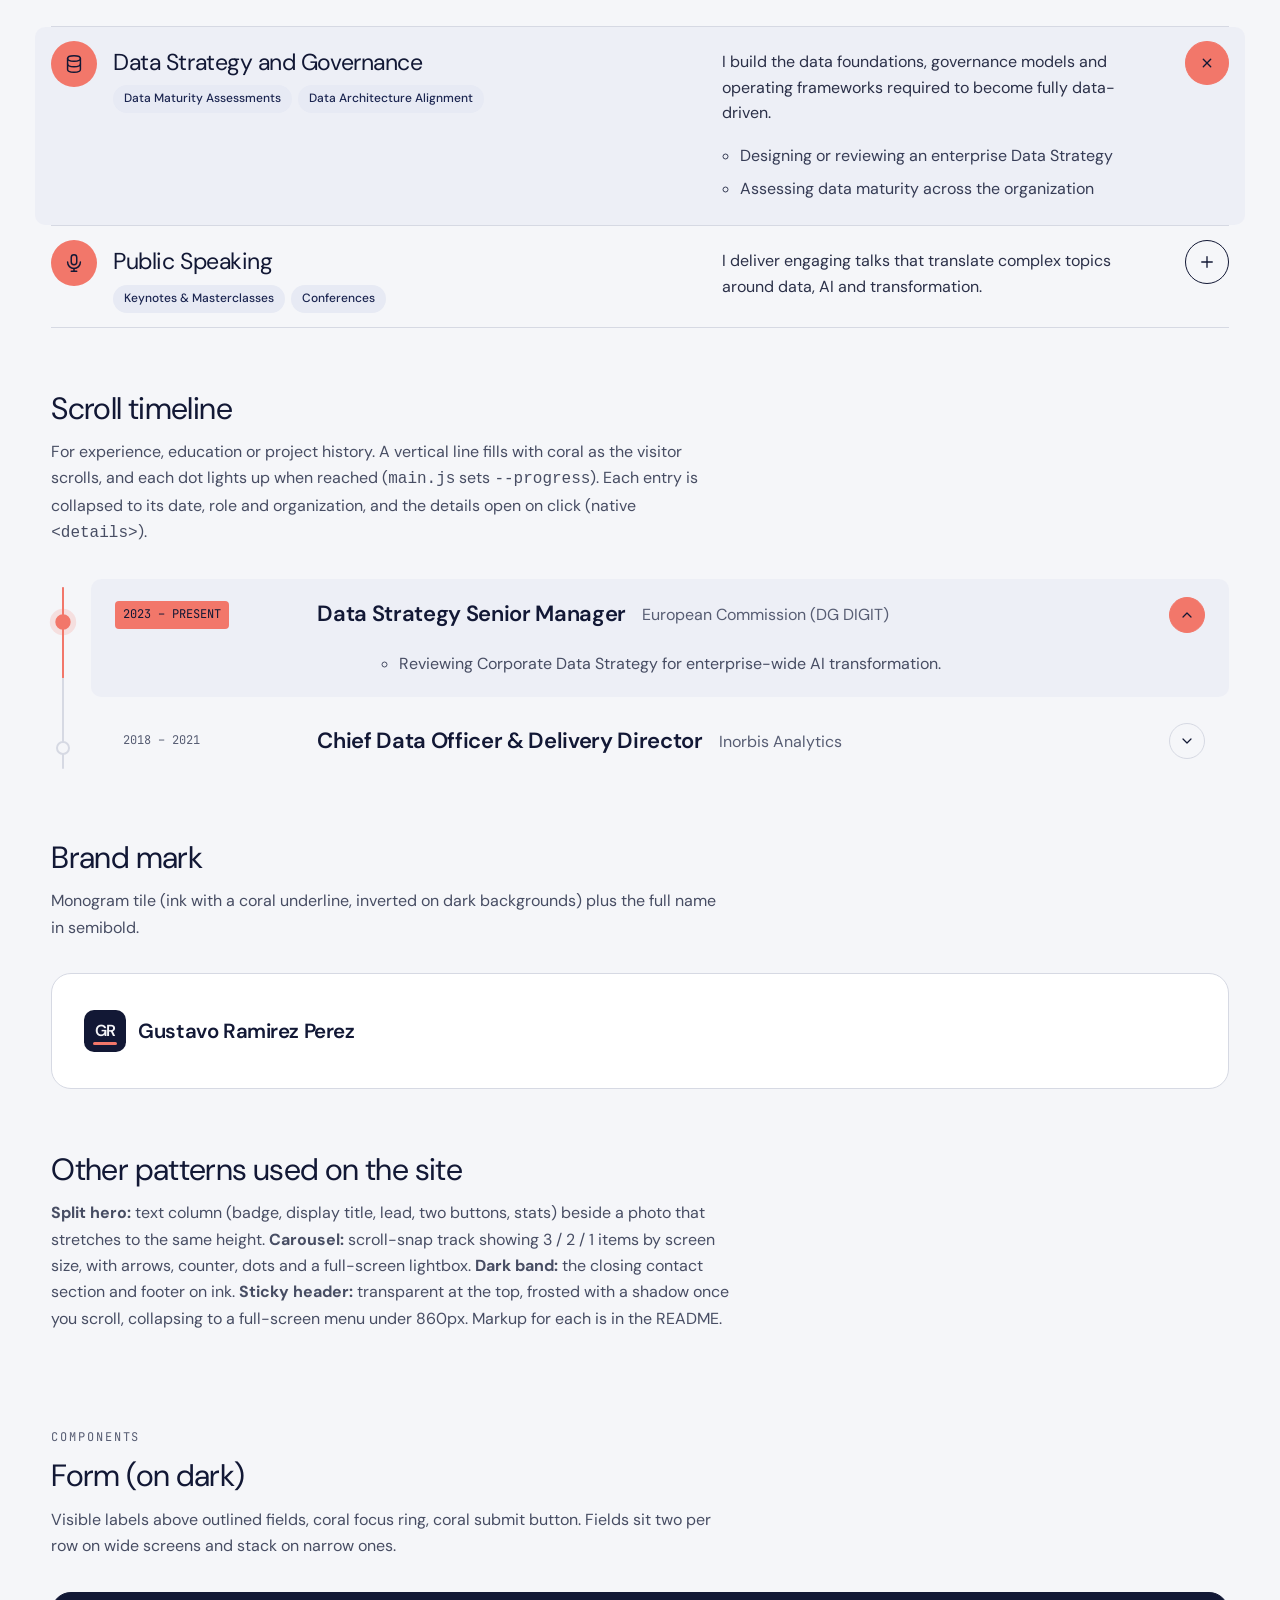
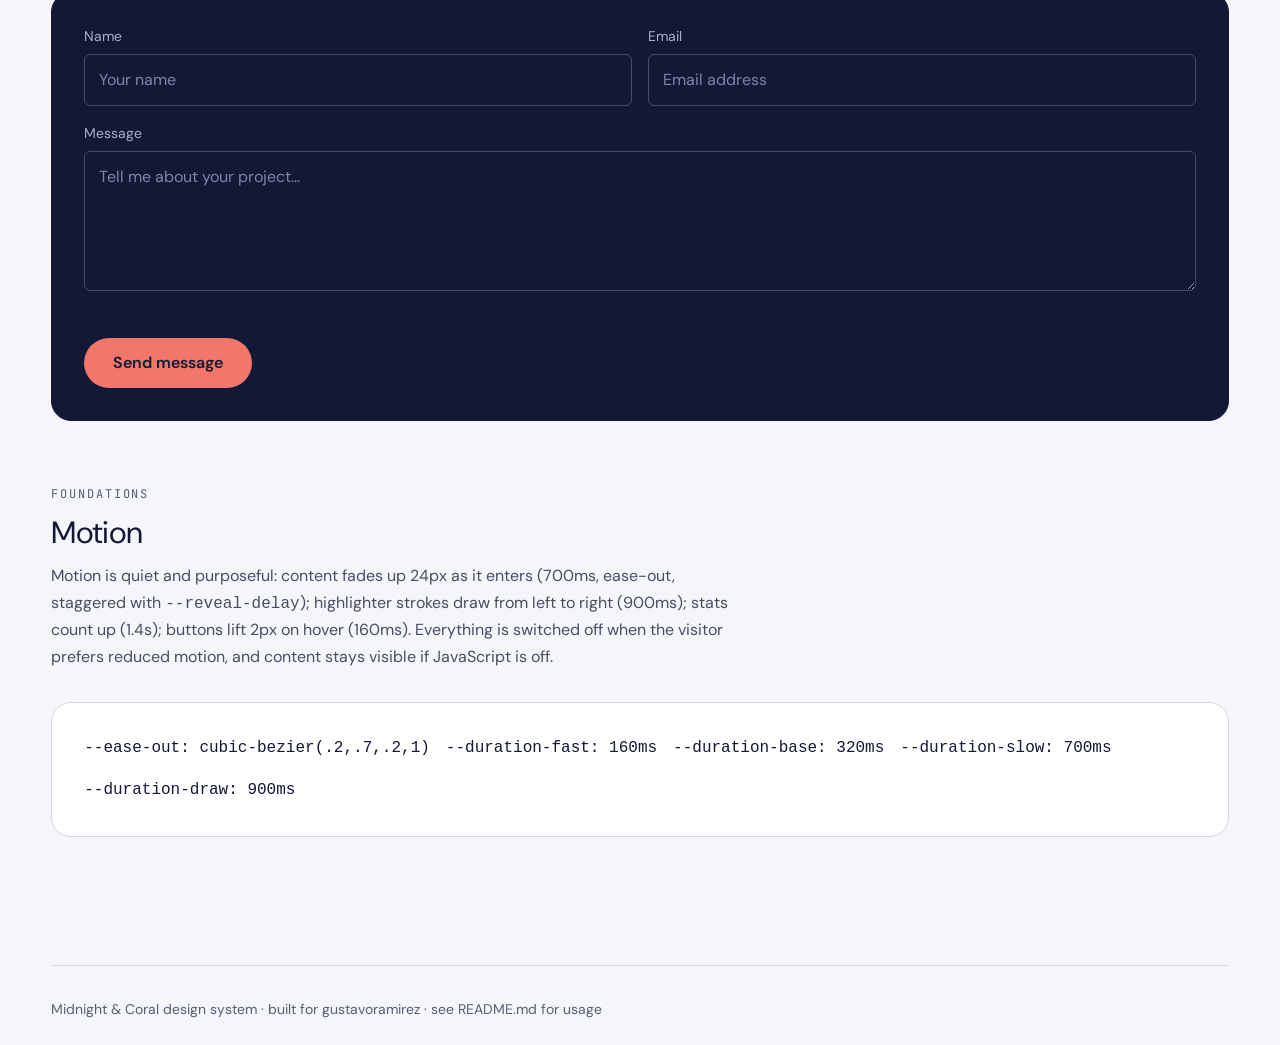
<file: design-system/index.html>
<!doctype html>
<html lang="en">
<head>
<meta charset="utf-8">
<meta name="viewport" content="width=device-width, initial-scale=1">
<title>Midnight &amp; Coral — Design System</title>
<link rel="icon" href="../assets/img/favicon.svg" type="image/svg+xml">
<link href="https://fonts.googleapis.com/css2?family=DM+Sans:ital,opsz,wght@0,9..40,400;0,9..40,500;0,9..40,600;1,9..40,400&amp;family=JetBrains+Mono:wght@400;500&amp;display=swap" rel="stylesheet">
<link rel="stylesheet" href="tokens.css">
<link rel="stylesheet" href="components.css">
<style>
  /* Style-guide page layout only */
  .sg-header { padding-block: var(--space-8) var(--space-6); border-bottom: 1px solid var(--color-line); }
  .sg-header p { max-width: 640px; margin-top: var(--space-4); color: var(--color-text-muted); }
  .sg-nav { display: flex; flex-wrap: wrap; gap: var(--space-2); margin-top: var(--space-5); padding: 0; list-style: none; }
  .sg-nav a { display: inline-block; padding: 0.5rem 0.875rem; border: 1px solid var(--color-line); border-radius: var(--radius-pill); text-decoration: none; font-size: var(--text-small); }
  .sg-nav a:hover { background: var(--color-tint); }
  .sg-section { padding-block: var(--space-8) 0; }
  .sg-section > .eyebrow { margin-bottom: var(--space-3); }
  .sg-section > .h3 { margin-bottom: var(--space-3); }
  .sg-section > p.sg-note { max-width: 680px; color: var(--color-text-muted); margin-bottom: var(--space-6); }
  .sg-grid { display: grid; grid-template-columns: repeat(auto-fill, minmax(min(100%, 200px), 1fr)); gap: var(--space-4); }
  .swatch { border: 1px solid var(--color-line); border-radius: var(--radius-md); overflow: hidden; background: var(--color-surface); }
  .swatch__chip { height: 88px; }
  .swatch__meta { padding: var(--space-3) var(--space-4); font-size: var(--text-small); }
  .swatch__meta code { display: block; font-family: var(--font-mono); font-size: 12px; color: var(--color-text-subtle); }
  .sg-demo { padding: var(--space-6); border: 1px solid var(--color-line); border-radius: var(--radius-lg); background: var(--color-surface); }
  .sg-demo--dark { background: var(--color-ink); color: var(--color-on-dark); border-color: var(--color-ink); }
  .sg-row { display: flex; flex-wrap: wrap; align-items: center; gap: var(--space-4); }
  .sg-type > * + * { margin-top: var(--space-5); }
  .sg-type__label { font-family: var(--font-mono); font-size: 12px; color: var(--color-text-subtle); margin-bottom: var(--space-1); }
  .sg-scale { display: flex; flex-wrap: wrap; align-items: flex-end; gap: var(--space-3); }
  .sg-scale div { background: var(--color-coral); border-radius: 3px; }
  .sg-scale figcaption, .sg-scale span { font-family: var(--font-mono); font-size: 11px; color: var(--color-text-subtle); }
  pre.sg-code { margin: var(--space-4) 0 0; padding: var(--space-4); border-radius: var(--radius-md); background: var(--color-ink); color: var(--color-on-dark-soft); font-family: var(--font-mono); font-size: 12.5px; line-height: 1.6; overflow-x: auto; }
  .sg-footer { margin-top: var(--space-section); padding-block: var(--space-6); border-top: 1px solid var(--color-line); color: var(--color-text-subtle); font-size: var(--text-small); }
</style>
<script>document.documentElement.classList.add("js");</script>
</head>
<body>
<main class="container">

  <header class="sg-header">
    <p class="eyebrow">Design system · v1.0</p>
    <h1 class="display" style="margin-top: var(--space-3)">Midnight <span class="highlight is-visible">&amp; Coral</span></h1>
    <p>A small, editorial design system for personal brands and professional-services sites: deep midnight navy for authority, one coral highlight for energy, generous whitespace and a single geometric sans. Copy <code>tokens.css</code> and <code>components.css</code> into a new project, change the tokens, and every component follows.</p>
    <ul class="sg-nav">
      <li><a href="#colors">Color</a></li>
      <li><a href="#type">Typography</a></li>
      <li><a href="#space">Space &amp; shape</a></li>
      <li><a href="#buttons">Buttons</a></li>
      <li><a href="#labels">Badges &amp; chips</a></li>
      <li><a href="#stats">Stats</a></li>
      <li><a href="#patterns">Patterns</a></li>
      <li><a href="#form">Form</a></li>
      <li><a href="#motion">Motion</a></li>
    </ul>
  </header>

  <!-- Color -->
  <section id="colors" class="sg-section">
    <p class="eyebrow">Foundations</p>
    <h2 class="h3">Color</h2>
    <p class="sg-note">Navy carries authority, coral is the only bright accent and is used sparingly: highlighted words, primary calls to action on dark, badges, numbers. Text on coral is always ink, never white. Body text on the light background passes WCAG AA at 8:1.</p>
    <div class="sg-grid">
      <div class="swatch"><div class="swatch__chip" style="background: var(--color-ink)"></div><div class="swatch__meta">Ink<code>--color-ink · #121835</code></div></div>
      <div class="swatch"><div class="swatch__chip" style="background: var(--color-navy)"></div><div class="swatch__meta">Navy (accent)<code>--color-navy · #1B2550</code></div></div>
      <div class="swatch"><div class="swatch__chip" style="background: var(--color-navy-700)"></div><div class="swatch__meta">Navy 700<code>--color-navy-700 · #2C3560</code></div></div>
      <div class="swatch"><div class="swatch__chip" style="background: var(--color-coral)"></div><div class="swatch__meta">Coral (highlight)<code>--color-coral · #F2776A</code></div></div>
      <div class="swatch"><div class="swatch__chip" style="background: var(--color-coral-600)"></div><div class="swatch__meta">Coral 600 (hover)<code>--color-coral-600 · #E8604F</code></div></div>
      <div class="swatch"><div class="swatch__chip" style="background: var(--color-bg)"></div><div class="swatch__meta">Background<code>--color-bg · #F5F6F9</code></div></div>
      <div class="swatch"><div class="swatch__chip" style="background: var(--color-tint)"></div><div class="swatch__meta">Tint<code>--color-tint · #E7EAF4</code></div></div>
      <div class="swatch"><div class="swatch__chip" style="background: var(--color-line)"></div><div class="swatch__meta">Line<code>--color-line · #D6D9E3</code></div></div>
      <div class="swatch"><div class="swatch__chip" style="background: var(--color-text-muted)"></div><div class="swatch__meta">Text muted<code>--color-text-muted · #474D63</code></div></div>
      <div class="swatch"><div class="swatch__chip" style="background: var(--color-on-dark-muted)"></div><div class="swatch__meta">On dark muted<code>--color-on-dark-muted · #A9B0CC</code></div></div>
    </div>
  </section>

  <!-- Type -->
  <section id="type" class="sg-section">
    <p class="eyebrow">Foundations</p>
    <h2 class="h3">Typography</h2>
    <p class="sg-note">One family, DM Sans, at regular weight with tight tracking for headings: modern and calm rather than loud. JetBrains Mono is reserved for small uppercase labels (eyebrows, dates, counters), a quiet nod to data and code. Sizes are fluid with <code>clamp()</code>, so they scale from phone to desktop without breakpoints.</p>
    <div class="sg-demo sg-type">
      <div><p class="sg-type__label">.display · 46→96px</p><p class="display">Strategic <span class="highlight is-visible">Data &amp; AI</span></p></div>
      <div><p class="sg-type__label">.h2 · 36→64px</p><p class="h2">Relevant experience</p></div>
      <div><p class="sg-type__label">.h3 · 24→32px</p><p class="h3">Data Strategy and Governance</p></div>
      <div><p class="sg-type__label">.lead · 17→19px</p><p class="lead">From strategy to delivery, bridging the gap between business and tech.</p></div>
      <div><p class="sg-type__label">body · 16px</p><p>Designing a multi-year Data &amp; AI transformation roadmap.</p></div>
      <div><p class="sg-type__label">.eyebrow · 12px mono</p><p class="eyebrow">Services</p></div>
    </div>
  </section>

  <!-- Space & shape -->
  <section id="space" class="sg-section">
    <p class="eyebrow">Foundations</p>
    <h2 class="h3">Space &amp; shape</h2>
    <p class="sg-note">An 8-based spacing scale, a 1280px container with fluid side gutters, and fluid section spacing (80→144px). Radii: 6px for images, 10px for tiles, 20px for large surfaces, pill for buttons and chips. Every interactive target is at least 44px.</p>
    <div class="sg-demo">
      <div class="sg-scale">
        <figure style="margin:0"><div style="width:4px;height:4px"></div><figcaption>1·4</figcaption></figure>
        <figure style="margin:0"><div style="width:8px;height:8px"></div><figcaption>2·8</figcaption></figure>
        <figure style="margin:0"><div style="width:12px;height:12px"></div><figcaption>3·12</figcaption></figure>
        <figure style="margin:0"><div style="width:16px;height:16px"></div><figcaption>4·16</figcaption></figure>
        <figure style="margin:0"><div style="width:24px;height:24px"></div><figcaption>5·24</figcaption></figure>
        <figure style="margin:0"><div style="width:32px;height:32px"></div><figcaption>6·32</figcaption></figure>
        <figure style="margin:0"><div style="width:48px;height:48px"></div><figcaption>7·48</figcaption></figure>
        <figure style="margin:0"><div style="width:64px;height:64px"></div><figcaption>8·64</figcaption></figure>
      </div>
      <div class="sg-row" style="margin-top: var(--space-6)">
        <div style="width:96px;height:64px;background:var(--color-tint);border-radius:var(--radius-sm)"></div>
        <div style="width:96px;height:64px;background:var(--color-tint);border-radius:var(--radius-md)"></div>
        <div style="width:96px;height:64px;background:var(--color-tint);border-radius:var(--radius-lg)"></div>
        <div style="width:96px;height:44px;background:var(--color-tint);border-radius:var(--radius-pill)"></div>
      </div>
    </div>
  </section>

  <!-- Buttons -->
  <section id="buttons" class="sg-section">
    <p class="eyebrow">Components</p>
    <h2 class="h3">Buttons</h2>
    <p class="sg-note">Primary (ink) for the main action on light backgrounds, outline for the secondary action next to it, accent (coral) for the one action that must stand out, such as Download CV or Send. Buttons lift slightly on hover. Round icon buttons are for arrows, menu and back-to-top.</p>
    <div class="sg-demo sg-row">
      <a class="btn btn--primary" href="#buttons">Get in touch</a>
      <a class="btn btn--outline" href="#buttons">What I do</a>
      <a class="btn btn--accent" href="#buttons">Download CV</a>
      <a class="btn btn--primary btn--small" href="#buttons">Small</a>
      <button class="icon-btn" type="button" aria-label="Previous"><svg width="18" height="18" viewBox="0 0 24 24" fill="none" stroke="currentColor" stroke-width="1.8" stroke-linecap="round" stroke-linejoin="round" aria-hidden="true"><path d="M15 6l-6 6 6 6"/></svg></button>
      <button class="icon-btn icon-btn--accent" type="button" aria-label="Next"><svg width="18" height="18" viewBox="0 0 24 24" fill="none" stroke="currentColor" stroke-width="1.8" stroke-linecap="round" stroke-linejoin="round" aria-hidden="true"><path d="M9 6l6 6-6 6"/></svg></button>
    </div>
<pre class="sg-code">&lt;a class="btn btn--primary" href="#contact"&gt;Get in touch&lt;/a&gt;
&lt;a class="btn btn--outline" href="#services"&gt;What I do&lt;/a&gt;
&lt;a class="btn btn--accent" href="cv.pdf" download&gt;Download CV&lt;/a&gt;
&lt;button class="icon-btn icon-btn--accent" aria-label="Next"&gt;…svg…&lt;/button&gt;</pre>
  </section>

  <!-- Labels -->
  <section id="labels" class="sg-section">
    <p class="eyebrow">Components</p>
    <h2 class="h3">Badges, chips, date tags, language switch</h2>
    <p class="sg-note">Badge: one per page, for availability or status, with a softly pulsing dot. Chips: key words under a list item. Date tags: mono dates in timelines, filled coral when the item is current. Language switch: pill toggle in the header.</p>
    <div class="sg-demo sg-row">
      <p class="badge"><span class="badge__dot" aria-hidden="true"></span>Available for collaborations</p>
      <ul class="chip-list"><li class="chip">Data Maturity Assessments</li><li class="chip">Lectures &amp; Masterclasses</li></ul>
      <span class="date-tag date-tag--current">2023 – PRESENT</span>
      <span class="date-tag">2018 – 2021</span>
      <div class="lang-switch" aria-label="Language"><a href="#labels" aria-current="true">EN</a><a href="#labels">ES</a></div>
    </div>
  </section>

  <!-- Stats -->
  <section id="stats" class="sg-section">
    <p class="eyebrow">Components</p>
    <h2 class="h3">Stat tiles</h2>
    <p class="sg-note">Three tiles maximum, in a row. Numbers count up when they scroll into view (<code>data-count</code>); the plus sign is coral.</p>
    <div class="sg-demo"><div class="stats" style="max-width: 620px">
      <div class="stat"><div class="stat__value"><span>20</span><span class="stat__plus">+</span></div><div class="stat__label">Years of experience</div></div>
      <div class="stat"><div class="stat__value"><span>100</span><span class="stat__plus">+</span></div><div class="stat__label">Projects completed</div></div>
      <div class="stat"><div class="stat__value"><span>7</span><span class="stat__plus">+</span></div><div class="stat__label">Countries reached</div></div>
    </div></div>
<pre class="sg-code">&lt;div class="stat"&gt;
  &lt;div class="stat__value"&gt;&lt;span data-count="20"&gt;20&lt;/span&gt;&lt;span class="stat__plus"&gt;+&lt;/span&gt;&lt;/div&gt;
  &lt;div class="stat__label"&gt;Years of experience&lt;/div&gt;
&lt;/div&gt;</pre>
  </section>

  <!-- Patterns -->
  <section id="patterns" class="sg-section">
    <p class="eyebrow">Patterns</p>
    <h2 class="h3">Section head</h2>
    <p class="sg-note">Every section opens the same way: a mono eyebrow in a narrow left column, an h2 with one highlighted phrase, and an optional one-line intro. An action (like Download CV) can sit at the right of the title with <code>.section-head__row</code>. Highlight one phrase per heading, never more.</p>
    <div class="sg-demo">
      <div class="section-head" style="margin-bottom:0">
        <p class="eyebrow">Services</p>
        <div class="section-head__body">
          <h2 class="h2">Projects and services I usually <span class="highlight is-visible">work on</span></h2>
          <p class="section-head__intro">From strategy to delivery, bridging the gap between business and tech.</p>
        </div>
      </div>
    </div>
<pre class="sg-code">&lt;div class="section-head"&gt;
  &lt;p class="eyebrow"&gt;Services&lt;/p&gt;
  &lt;div class="section-head__body"&gt;
    &lt;h2 class="h2"&gt;Projects and services I usually &lt;span class="highlight"&gt;work on&lt;/span&gt;&lt;/h2&gt;
    &lt;p class="section-head__intro"&gt;One-line intro.&lt;/p&gt;
  &lt;/div&gt;
&lt;/div&gt;</pre>

    <h2 class="h3" style="margin-top: var(--space-8)">Service accordion</h2>
    <p class="sg-note">For offers, capabilities or case studies. Collapsed, a row shows a coral icon disc (simple 1.6px-stroke line icons: compass, database, people, cap, microphone), the title with key-word chips under it, and a one-line description, so a whole list fits on one screen. Clicking a row opens its examples. It's built on native <code>&lt;details&gt;</code>, so it works without JavaScript and with the keyboard. On phones, the collapsed row shows only the number and title.</p>
    <ol class="service-list">
      <li class="service">
        <details class="service__details" open>
          <summary class="service__summary">
            <div class="service__title-wrap"><span class="service__icon" aria-hidden="true"><svg width="22" height="22" viewBox="0 0 24 24" fill="none" stroke="currentColor" stroke-width="1.6" stroke-linecap="round" stroke-linejoin="round"><ellipse cx="12" cy="6" rx="7" ry="3"/><path d="M5 6v6c0 1.7 3.1 3 7 3s7-1.3 7-3V6"/><path d="M5 12v6c0 1.7 3.1 3 7 3s7-1.3 7-3v-6"/></svg></span>
              <div><h3 class="h3">Data Strategy and Governance</h3><ul class="chip-list"><li class="chip">Data Maturity Assessments</li><li class="chip">Data Architecture Alignment</li></ul></div></div>
            <p class="service__desc">I build the data foundations, governance models and operating frameworks required to become fully data-driven.</p>
            <span class="service__toggle" aria-hidden="true"><svg width="18" height="18" viewBox="0 0 24 24" fill="none" stroke="currentColor" stroke-width="1.8" stroke-linecap="round"><path d="M12 5v14M5 12h14"/></svg></span>
          </summary>
          <div class="service__more"><ul class="service__examples"><li>Designing or reviewing an enterprise Data Strategy</li><li>Assessing data maturity across the organization</li></ul></div>
        </details>
      </li>
      <li class="service">
        <details class="service__details">
          <summary class="service__summary">
            <div class="service__title-wrap"><span class="service__icon" aria-hidden="true"><svg width="22" height="22" viewBox="0 0 24 24" fill="none" stroke="currentColor" stroke-width="1.6" stroke-linecap="round" stroke-linejoin="round"><rect x="9" y="3" width="6" height="11" rx="3"/><path d="M5 11a7 7 0 0 0 14 0"/><path d="M12 18v3"/><path d="M9 21h6"/></svg></span>
              <div><h3 class="h3">Public Speaking</h3><ul class="chip-list"><li class="chip">Keynotes &amp; Masterclasses</li><li class="chip">Conferences</li></ul></div></div>
            <p class="service__desc">I deliver engaging talks that translate complex topics around data, AI and transformation.</p>
            <span class="service__toggle" aria-hidden="true"><svg width="18" height="18" viewBox="0 0 24 24" fill="none" stroke="currentColor" stroke-width="1.8" stroke-linecap="round"><path d="M12 5v14M5 12h14"/></svg></span>
          </summary>
          <div class="service__more"><ul class="service__examples"><li>Participation in international conferences</li></ul></div>
        </details>
      </li>
    </ol>

    <h2 class="h3" style="margin-top: var(--space-8)">Scroll timeline</h2>
    <p class="sg-note">For experience, education or project history. A vertical line fills with coral as the visitor scrolls, and each dot lights up when reached (<code>main.js</code> sets <code>--progress</code>). Each entry is collapsed to its date, role and organization, and the details open on click (native <code>&lt;details&gt;</code>).</p>
    <div class="timeline-wrap" style="--progress: 0.5">
      <span class="timeline__progress" aria-hidden="true"></span>
      <ol class="timeline">
        <li class="timeline__item is-reached">
          <span class="timeline__dot" aria-hidden="true"></span>
          <details class="timeline__details" open>
            <summary class="timeline__summary">
              <div class="timeline__date"><span class="date-tag date-tag--current">2023 – PRESENT</span></div>
              <div class="timeline__role"><h3 class="timeline__title">Data Strategy Senior Manager</h3><p class="timeline__org">European Commission (DG DIGIT)</p></div>
              <span class="timeline__toggle" aria-hidden="true"><svg width="16" height="16" viewBox="0 0 24 24" fill="none" stroke="currentColor" stroke-width="1.8" stroke-linecap="round" stroke-linejoin="round"><path d="M6 9l6 6 6-6"/></svg></span>
            </summary>
            <ul class="timeline__points"><li>Reviewing Corporate Data Strategy for enterprise-wide AI transformation.</li></ul>
          </details>
        </li>
        <li class="timeline__item">
          <span class="timeline__dot" aria-hidden="true"></span>
          <details class="timeline__details">
            <summary class="timeline__summary">
              <div class="timeline__date"><span class="date-tag">2018 – 2021</span></div>
              <div class="timeline__role"><h3 class="timeline__title">Chief Data Officer &amp; Delivery Director</h3><p class="timeline__org">Inorbis Analytics</p></div>
              <span class="timeline__toggle" aria-hidden="true"><svg width="16" height="16" viewBox="0 0 24 24" fill="none" stroke="currentColor" stroke-width="1.8" stroke-linecap="round" stroke-linejoin="round"><path d="M6 9l6 6 6-6"/></svg></span>
            </summary>
            <ul class="timeline__points"><li>Led a team of 30+ consultants.</li></ul>
          </details>
        </li>
      </ol>
    </div>

    <h2 class="h3" style="margin-top: var(--space-8)">Brand mark</h2>
    <p class="sg-note">Monogram tile (ink with a coral underline, inverted on dark backgrounds) plus the full name in semibold.</p>
    <div class="sg-demo sg-row">
      <span class="brand"><span class="brand__mark" aria-hidden="true">GR</span><span class="brand__name">Gustavo Ramirez Perez</span></span>
    </div>

    <h2 class="h3" style="margin-top: var(--space-8)">Other patterns used on the site</h2>
    <p class="sg-note"><strong>Split hero:</strong> text column (badge, display title, lead, two buttons, stats) beside a photo that stretches to the same height. <strong>Carousel:</strong> scroll-snap track showing 3 / 2 / 1 items by screen size, with arrows, counter, dots and a full-screen lightbox. <strong>Dark band:</strong> the closing contact section and footer on ink. <strong>Sticky header:</strong> transparent at the top, frosted with a shadow once you scroll, collapsing to a full-screen menu under 860px. Markup for each is in the README.</p>
  </section>

  <!-- Form -->
  <section id="form" class="sg-section">
    <p class="eyebrow">Components</p>
    <h2 class="h3">Form (on dark)</h2>
    <p class="sg-note">Visible labels above outlined fields, coral focus ring, coral submit button. Fields sit two per row on wide screens and stack on narrow ones.</p>
    <div class="sg-demo sg-demo--dark">
      <form class="form" onsubmit="return false">
        <div class="form__row">
          <div class="field"><label for="sg-name">Name</label><input class="input" id="sg-name" placeholder="Your name"></div>
          <div class="field"><label for="sg-email">Email</label><input class="input" id="sg-email" type="email" placeholder="Email address"></div>
        </div>
        <div class="field"><label for="sg-msg">Message</label><textarea class="input" id="sg-msg" rows="3" placeholder="Tell me about your project..."></textarea></div>
        <button class="btn btn--accent" type="submit" style="align-self:flex-start">Send message</button>
      </form>
    </div>
  </section>

  <!-- Motion -->
  <section id="motion" class="sg-section">
    <p class="eyebrow">Foundations</p>
    <h2 class="h3">Motion</h2>
    <p class="sg-note">Motion is quiet and purposeful: content fades up 24px as it enters (700ms, ease-out, staggered with <code>--reveal-delay</code>); highlighter strokes draw from left to right (900ms); stats count up (1.4s); buttons lift 2px on hover (160ms). Everything is switched off when the visitor prefers reduced motion, and content stays visible if JavaScript is off.</p>
    <div class="sg-demo sg-row">
      <code>--ease-out: cubic-bezier(.2,.7,.2,1)</code>
      <code>--duration-fast: 160ms</code>
      <code>--duration-base: 320ms</code>
      <code>--duration-slow: 700ms</code>
      <code>--duration-draw: 900ms</code>
    </div>
  </section>

  <footer class="sg-footer">Midnight &amp; Coral design system · built for gustavoramirez · see README.md for usage</footer>
</main>
</body>
</html>
</file>
<file: design-system/tokens.css>
/* ==========================================================================
   Midnight & Coral — design tokens
   Every color, size, radius and timing used by the components lives here.
   To re-skin a new project, change the values below and nothing else.
   ========================================================================== */

:root {
  /* ---- Color: brand ---------------------------------------------------- */
  --color-ink: #121835;          /* primary text, dark surfaces, primary buttons */
  --color-navy: #1B2550;         /* accent: highlighted words, stat tiles */
  --color-navy-700: #2C3560;     /* lines and tracks on dark surfaces */
  --color-navy-600: #3A4578;     /* outlines on dark surfaces */
  --color-coral: #F2776A;        /* highlight: markers, accent buttons, badges */
  --color-coral-600: #E8604F;    /* coral hover */

  /* ---- Color: neutrals ------------------------------------------------- */
  --color-bg: #F5F6F9;           /* page background */
  --color-surface: #FFFFFF;      /* cards, inputs on light */
  --color-tint: #E7EAF4;         /* chips, subtle fills */
  --color-line: #D6D9E3;         /* dividers and borders on light */

  /* ---- Color: text ----------------------------------------------------- */
  --color-text: var(--color-ink);
  --color-text-muted: #474D63;   /* body copy (8:1 on bg) */
  --color-text-subtle: #575D73;  /* captions, eyebrows (6.3:1 on bg) */
  --color-on-dark: #F5F6F9;
  --color-on-dark-soft: #C8D0EC;
  --color-on-dark-muted: #A9B0CC;

  /* ---- Typography ------------------------------------------------------ */
  --font-sans: "DM Sans", system-ui, -apple-system, "Segoe UI", sans-serif;
  --font-mono: "JetBrains Mono", ui-monospace, "SFMono-Regular", Menlo, monospace;

  --text-display: clamp(2.875rem, 6.4vw, 6rem);    /* 46 → 96px  hero title */
  --text-h2: clamp(2.25rem, 4.6vw, 4rem);          /* 36 → 64px  section titles */
  --text-h3: clamp(1.5rem, 2.4vw, 2rem);           /* 24 → 32px  item titles */
  --text-h4: 1.375rem;                             /* 22px       list titles */
  --text-lead: clamp(1.0625rem, 1.4vw, 1.1875rem); /* 17 → 19px  intros */
  --text-body: 1rem;                               /* 16px */
  --text-small: 0.875rem;                          /* 14px */
  --text-caption: 0.8125rem;                       /* 13px */
  --text-eyebrow: 0.75rem;                         /* 12px mono, uppercase */

  --leading-tight: 1.02;
  --leading-snug: 1.15;
  --leading-body: 1.65;
  --tracking-display: -0.04em;
  --tracking-heading: -0.03em;
  --tracking-eyebrow: 0.16em;

  /* ---- Space ----------------------------------------------------------- */
  --space-1: 0.25rem;   /* 4 */
  --space-2: 0.5rem;    /* 8 */
  --space-3: 0.75rem;   /* 12 */
  --space-4: 1rem;      /* 16 */
  --space-5: 1.5rem;    /* 24 */
  --space-6: 2rem;      /* 32 */
  --space-7: 3rem;      /* 48 */
  --space-8: 4rem;      /* 64 */
  --space-section: clamp(5rem, 10vw, 9rem);   /* 80 → 144px between sections */
  --gutter: clamp(1rem, 4vw, 3.5rem);         /* 16 → 56px page side padding */
  --container: 80rem;                         /* 1280px */

  /* ---- Shape ----------------------------------------------------------- */
  --radius-sm: 6px;
  --radius-md: 10px;
  --radius-lg: 20px;
  --radius-pill: 999px;
  --tap-target: 44px;

  /* ---- Elevation ------------------------------------------------------- */
  --shadow-header: 0 1px 0 var(--color-line), 0 8px 24px -16px rgba(18, 24, 53, 0.25);
  --shadow-lift: 0 10px 24px -12px rgba(18, 24, 53, 0.35);

  /* ---- Motion ---------------------------------------------------------- */
  --ease-out: cubic-bezier(0.2, 0.7, 0.2, 1);
  --duration-fast: 160ms;
  --duration-base: 320ms;
  --duration-slow: 700ms;
  --duration-draw: 900ms;   /* highlighter stroke */
}
</file>
<file: design-system/components.css>
/* ==========================================================================
   Midnight & Coral — base styles and components
   Depends on tokens.css. Class names are plain and descriptive; modifiers
   use a double dash (.btn--accent), parts use a double underscore
   (.carousel__track).
   ========================================================================== */

/* ---- Base --------------------------------------------------------------- */

*,
*::before,
*::after { box-sizing: border-box; }

html {
  scroll-behavior: smooth;
  scroll-padding-top: 88px; /* keeps anchored sections clear of the sticky header */
  -webkit-text-size-adjust: 100%;
}

body {
  margin: 0;
  background: var(--color-bg);
  color: var(--color-text);
  font-family: var(--font-sans);
  font-size: var(--text-body);
  line-height: var(--leading-body);
  -webkit-font-smoothing: antialiased;
}

img { display: block; max-width: 100%; }

a { color: inherit; }

h1, h2, h3, h4, p, figure, ol, ul { margin: 0; }

:focus-visible {
  outline: 2px solid var(--color-coral);
  outline-offset: 3px;
  border-radius: 4px;
}

.visually-hidden {
  position: absolute;
  width: 1px;
  height: 1px;
  overflow: hidden;
  clip: rect(0 0 0 0);
  white-space: nowrap;
}

.skip-link {
  position: absolute;
  left: var(--space-4);
  top: -100px;
  z-index: 100;
  background: var(--color-ink);
  color: var(--color-on-dark);
  padding: var(--space-3) var(--space-4);
  border-radius: var(--radius-sm);
}
.skip-link:focus { top: var(--space-4); }

/* ---- Layout ------------------------------------------------------------- */

.container {
  max-width: var(--container);
  margin-inline: auto;
  padding-inline: var(--gutter);
}

.section {
  padding-top: var(--space-section);
  /* menu links land on the section title, not on the empty space above it */
  scroll-margin-top: calc(var(--space-section) * -1 + 1rem);
}

/* Section head: eyebrow column on the left, title and intro on the right */
.section-head {
  display: flex;
  flex-wrap: wrap;
  gap: var(--space-5) 5rem;
  margin-bottom: var(--space-7);
}
.section-head > .eyebrow { flex: 0 0 160px; }
.section-head__body { flex: 1 1 560px; min-width: 0; }
.section-head__row {
  display: flex;
  flex-wrap: wrap;
  justify-content: space-between;
  align-items: flex-end;
  gap: var(--space-5);
}
.section-head__intro {
  margin-top: var(--space-5);
  max-width: 560px;
  color: var(--color-text-muted);
  font-size: 1.0625rem;
  line-height: 1.7;
}

/* ---- Typography --------------------------------------------------------- */

.eyebrow {
  font-family: var(--font-mono);
  font-size: var(--text-eyebrow);
  letter-spacing: var(--tracking-eyebrow);
  text-transform: uppercase;
  color: var(--color-text-subtle);
  line-height: 1.6;
}

.display {
  font-size: var(--text-display);
  font-weight: 400;
  line-height: var(--leading-tight);
  letter-spacing: var(--tracking-display);
}

.h2 {
  font-size: var(--text-h2);
  font-weight: 400;
  line-height: 1.08;
  letter-spacing: var(--tracking-heading);
}

.h3 {
  font-size: var(--text-h3);
  font-weight: 400;
  line-height: var(--leading-snug);
  letter-spacing: -0.02em;
}

.lead {
  font-size: var(--text-lead);
  line-height: 1.7;
  color: var(--color-text-muted);
}

/* Highlighter: a coral marker stroke behind key words.
   With .js on <html> it starts empty and draws in when .is-visible is added. */
.highlight {
  color: var(--color-navy);
  padding: 0 0.12em;
  background-image: linear-gradient(var(--color-coral), var(--color-coral));
  background-repeat: no-repeat;
  background-position: 0 88%;
  background-size: 100% 28%;
  -webkit-box-decoration-break: clone;
  box-decoration-break: clone;
}
.js .highlight { background-size: 0% 28%; transition: background-size var(--duration-draw) var(--ease-out) 200ms; }
.js .highlight.is-visible,
.js .is-visible .highlight { background-size: 100% 28%; }
.highlight--on-dark { color: var(--color-coral); background-image: none; padding: 0; }

/* ---- Buttons ------------------------------------------------------------ */

.btn {
  display: inline-flex;
  align-items: center;
  justify-content: center;
  gap: var(--space-3);
  min-height: var(--tap-target);
  padding: 0.9rem 1.75rem;
  border: 1px solid transparent;
  border-radius: var(--radius-pill);
  font: inherit;
  font-weight: 500;
  line-height: 1.2;
  text-decoration: none;
  cursor: pointer;
  transition: transform var(--duration-fast) var(--ease-out),
              box-shadow var(--duration-fast) var(--ease-out),
              background-color var(--duration-fast) var(--ease-out),
              color var(--duration-fast) var(--ease-out);
}
.btn:hover { transform: translateY(-2px); box-shadow: var(--shadow-lift); }
.btn:active { transform: translateY(0); box-shadow: none; }
.btn svg { flex: 0 0 auto; }

.btn--primary { background: var(--color-ink); color: var(--color-on-dark); }
.btn--primary:hover { background: var(--color-navy); }

.btn--outline { border-color: var(--color-ink); color: var(--color-ink); background: transparent; }
.btn--outline:hover { background: var(--color-ink); color: var(--color-on-dark); }

.btn--accent { background: var(--color-coral); color: var(--color-ink); font-weight: 600; }
.btn--accent:hover { background: var(--color-coral-600); }

.btn--small { padding: 0.7rem 1.25rem; font-size: 0.9375rem; }

/* Round icon button (carousel arrows, menu, back to top) */
.icon-btn {
  display: inline-flex;
  align-items: center;
  justify-content: center;
  width: var(--tap-target);
  height: var(--tap-target);
  padding: 0;
  border: 1px solid var(--color-ink);
  border-radius: 50%;
  background: transparent;
  color: var(--color-ink);
  cursor: pointer;
  transition: background-color var(--duration-fast) var(--ease-out), color var(--duration-fast) var(--ease-out), transform var(--duration-fast) var(--ease-out);
}
.icon-btn:hover { background: var(--color-ink); color: var(--color-on-dark); }
.icon-btn--accent { background: var(--color-coral); border-color: var(--color-coral); color: var(--color-ink); }
.icon-btn--accent:hover { background: var(--color-coral-600); border-color: var(--color-coral-600); color: var(--color-ink); }

/* ---- Badges, chips ------------------------------------------------------ */

.badge {
  display: inline-flex;
  align-items: center;
  gap: 10px;
  padding: 0.5rem 0.875rem;
  border-radius: var(--radius-pill);
  background: var(--color-coral);
  color: var(--color-ink);
  font-family: var(--font-mono);
  font-size: var(--text-eyebrow);
  letter-spacing: var(--tracking-eyebrow);
  text-transform: uppercase;
}
.badge__dot {
  width: 8px;
  height: 8px;
  border-radius: 50%;
  background: var(--color-navy);
  animation: pulse 2.4s var(--ease-out) infinite;
}
@keyframes pulse {
  0%, 100% { box-shadow: 0 0 0 0 rgba(27, 37, 80, 0.45); }
  60% { box-shadow: 0 0 0 6px rgba(27, 37, 80, 0); }
}

.chip-list { display: flex; flex-wrap: wrap; gap: var(--space-2); padding: 0; list-style: none; }
.chip {
  display: inline-block;
  padding: 0.4375rem 0.875rem;
  border-radius: var(--radius-pill);
  background: var(--color-tint);
  color: var(--color-navy);
  font-size: var(--text-caption);
  font-weight: 500;
}

.date-tag {
  display: inline-block;
  padding: 0.25rem 0.5rem;
  border-radius: 4px;
  font-family: var(--font-mono);
  font-size: 0.75rem;
  color: var(--color-text-subtle);
}
.date-tag--current { background: var(--color-coral); color: var(--color-ink); }

/* ---- Stat tiles --------------------------------------------------------- */

.stats {
  display: grid;
  grid-template-columns: repeat(3, minmax(0, 1fr));
  gap: var(--space-3);
}
.stat {
  border-radius: var(--radius-md);
  padding: 1.375rem 1.25rem;
  background: var(--color-navy);
  color: var(--color-on-dark);
}
.stat__value {
  font-size: clamp(2.125rem, 3.8vw, 3.25rem);
  line-height: 1;
  letter-spacing: var(--tracking-heading);
  font-variant-numeric: tabular-nums;
}
.stat__plus { color: var(--color-coral); }
.stat__label { margin-top: 10px; font-size: var(--text-small); color: var(--color-on-dark-soft); line-height: 1.35; }

/* ---- Language switch ---------------------------------------------------- */

.lang-switch {
  display: inline-flex;
  padding: 3px;
  border: 1px solid var(--color-line);
  border-radius: var(--radius-pill);
  font-family: var(--font-mono);
  font-size: var(--text-eyebrow);
  letter-spacing: 0.08em;
}
.lang-switch a {
  min-width: 40px;
  padding: 0.625rem 0.75rem;
  border-radius: var(--radius-pill);
  text-align: center;
  text-decoration: none;
  line-height: 1;
}
.lang-switch a[aria-current="true"] { background: var(--color-ink); color: var(--color-on-dark); }
.lang-switch a:not([aria-current="true"]):hover { background: var(--color-tint); }

/* ---- Site header & navigation ------------------------------------------ */

.site-header {
  position: sticky;
  top: 0;
  z-index: 50;
  background: transparent;
  transition: background-color var(--duration-base) var(--ease-out), box-shadow var(--duration-base) var(--ease-out);
}
.site-header.is-scrolled {
  background: rgba(245, 246, 249, 0.86);
  -webkit-backdrop-filter: saturate(160%) blur(12px);
  backdrop-filter: saturate(160%) blur(12px);
  box-shadow: var(--shadow-header);
}
.site-header__inner {
  display: flex;
  align-items: center;
  justify-content: space-between;
  gap: var(--space-5);
  padding-block: 1.25rem;
  transition: padding var(--duration-base) var(--ease-out);
}
.site-header.is-scrolled .site-header__inner { padding-block: 0.625rem; }

/* Brand: monogram tile + full name */
.brand {
  display: inline-flex;
  align-items: center;
  gap: var(--space-3);
  text-decoration: none;
  padding-block: var(--space-1);
}
.brand__mark {
  position: relative;
  flex: 0 0 auto;
  display: inline-flex;
  align-items: center;
  justify-content: center;
  width: 42px;
  height: 42px;
  border-radius: var(--radius-md);
  background: var(--color-ink);
  color: var(--color-on-dark);
  font-size: 1rem;
  font-weight: 600;
  letter-spacing: -0.02em;
  transition: transform var(--duration-base) var(--ease-out);
}
.brand__mark::after {
  content: "";
  position: absolute;
  left: 9px;
  right: 9px;
  bottom: 7px;
  height: 3px;
  border-radius: 2px;
  background: var(--color-coral);
}
a.brand:hover .brand__mark { transform: rotate(-6deg); }
.brand__name {
  font-size: clamp(1.125rem, 1.6vw, 1.375rem);
  font-weight: 600;
  letter-spacing: -0.02em;
  line-height: 1.1;
  white-space: nowrap;
}
.dark-band .brand__mark,
.mobile-menu .brand__mark { background: var(--color-coral); color: var(--color-ink); }
.dark-band .brand__mark::after,
.mobile-menu .brand__mark::after { background: var(--color-ink); }

.nav { display: flex; align-items: center; gap: var(--space-2) 1.75rem; }
.nav__links { display: flex; align-items: center; gap: 1.75rem; padding: 0; list-style: none; }
.nav__link {
  position: relative;
  display: inline-block;
  padding-block: 0.75rem;
  font-size: 0.9375rem;
  text-decoration: none;
}
.nav__link::after {
  content: "";
  position: absolute;
  left: 0;
  right: 0;
  bottom: 6px;
  height: 2px;
  border-radius: 2px;
  background: var(--color-coral);
  transform: scaleX(0);
  transform-origin: left;
  transition: transform var(--duration-base) var(--ease-out);
}
.nav__link:hover::after,
.nav__link[aria-current="true"]::after { transform: scaleX(1); }

.nav__toggle { display: none; }

/* Mobile menu: full-screen panel */
.mobile-menu {
  position: fixed;
  inset: 0;
  z-index: 60;
  display: flex;
  flex-direction: column;
  padding: var(--space-4) var(--gutter) var(--space-7);
  background: var(--color-ink);
  color: var(--color-on-dark);
  visibility: hidden;
  opacity: 0;
  transform: translateY(-12px);
  transition: opacity var(--duration-base) var(--ease-out), transform var(--duration-base) var(--ease-out), visibility 0s linear var(--duration-base);
}
.mobile-menu.is-open {
  visibility: visible;
  opacity: 1;
  transform: none;
  transition: opacity var(--duration-base) var(--ease-out), transform var(--duration-base) var(--ease-out);
}
.mobile-menu__top { display: flex; justify-content: space-between; align-items: center; }
.mobile-menu__top .icon-btn { border-color: var(--color-on-dark-muted); color: var(--color-on-dark); }
.mobile-menu__links { margin-top: var(--space-7); padding: 0; list-style: none; display: flex; flex-direction: column; gap: var(--space-2); }
.mobile-menu__links a {
  display: block;
  padding-block: var(--space-2);
  font-size: clamp(2rem, 9vw, 3rem);
  letter-spacing: var(--tracking-heading);
  text-decoration: none;
}
.mobile-menu__footer { margin-top: auto; display: flex; flex-wrap: wrap; align-items: center; justify-content: space-between; gap: var(--space-4); }
.mobile-menu .lang-switch { border-color: var(--color-navy-600); }
.mobile-menu .lang-switch a[aria-current="true"] { background: var(--color-on-dark); color: var(--color-ink); }
.mobile-menu .lang-switch a:not([aria-current="true"]):hover { background: var(--color-navy-700); }

@media (max-width: 860px) {
  .nav__links, .nav .lang-switch, .nav .btn { display: none; }
  .nav__toggle { display: inline-flex; }
}

/* ---- Service row -------------------------------------------------------- */

/* Collapsed by default (native <details>): the summary row shows number, title,
   key-word chips and the one-line description; opening it reveals the examples. */
.service-list { list-style: none; padding: 0; border-top: 1px solid var(--color-line); }
.service { border-bottom: 1px solid var(--color-line); }

.service__summary {
  display: grid;
  grid-template-columns: minmax(0, 1.5fr) minmax(0, 1fr) auto;
  align-items: start;
  gap: var(--space-3) clamp(1.5rem, 3.5vw, 3rem);
  padding: 0.875rem var(--space-4);
  margin-inline: calc(var(--space-4) * -1);
  border-radius: var(--radius-md);
  list-style: none;
  cursor: pointer;
  transition: background-color var(--duration-base) var(--ease-out);
}
.service__summary::-webkit-details-marker { display: none; }
.service__summary:hover,
.service__details[open] .service__summary { background: rgba(231, 234, 244, 0.55); }
.service__details[open] .service__summary { border-radius: var(--radius-md) var(--radius-md) 0 0; }

.service__title-wrap { display: flex; align-items: flex-start; gap: var(--space-4); min-width: 0; }
.service__title-wrap .h3 { padding-top: 0.5rem; font-size: clamp(1.25rem, 1.8vw, 1.5rem); }
.service__icon,
.service__number {
  flex: 0 0 auto;
  display: inline-flex;
  align-items: center;
  justify-content: center;
  width: 46px;
  height: 46px;
  border-radius: 50%;
  background: var(--color-coral);
  color: var(--color-ink);
  font-size: 1.0625rem;
  transition: transform var(--duration-base) var(--ease-out);
}
.service__summary:hover .service__icon,
.service__summary:hover .service__number { transform: rotate(-8deg) scale(1.06); }
.service .chip-list { margin-top: 10px; gap: 6px; }
.service .chip { padding: 0.25rem 0.6875rem; font-size: 0.75rem; }

.service__desc { padding-top: 0.5rem; font-size: 1rem; line-height: 1.6; color: #2B3048; }

.service__toggle {
  display: inline-flex;
  align-items: center;
  justify-content: center;
  width: var(--tap-target);
  height: var(--tap-target);
  border: 1px solid var(--color-ink);
  border-radius: 50%;
  color: var(--color-ink);
  transition: transform var(--duration-base) var(--ease-out), background-color var(--duration-fast) var(--ease-out), color var(--duration-fast) var(--ease-out);
}
.service__summary:hover .service__toggle { background: var(--color-ink); color: var(--color-on-dark); }
.service__details[open] .service__toggle { transform: rotate(45deg); background: var(--color-coral); border-color: var(--color-coral); color: var(--color-ink); }

/* Examples align under the description column */
.service__more {
  display: grid;
  grid-template-columns: minmax(0, 1.5fr) minmax(0, 1fr) var(--tap-target);
  gap: 0 clamp(1.5rem, 3.5vw, 3rem);
  padding: 0.25rem var(--space-4) 1.5rem;
  margin-inline: calc(var(--space-4) * -1);
  border-radius: 0 0 var(--radius-md) var(--radius-md);
  background: rgba(231, 234, 244, 0.55);
}
.service__details[open] .service__more { animation: service-open var(--duration-base) var(--ease-out); }
@keyframes service-open { from { opacity: 0; transform: translateY(-6px); } to { opacity: 1; transform: none; } }
.service__examples {
  grid-column: 2;
  padding-left: 1.125rem;
  display: flex;
  flex-direction: column;
  gap: var(--space-2);
  color: #363C55;
  line-height: 1.55;
}

@media (max-width: 760px) {
  .service__summary { grid-template-columns: minmax(0, 1fr) auto; }
  .service__desc { grid-column: 1 / -1; grid-row: 2; padding-top: 0; }
  .service__toggle { grid-column: 2; grid-row: 1; }
  .service__more { grid-template-columns: minmax(0, 1fr); }
  .service__examples { grid-column: 1; }
  /* On phones the collapsed row is just number + title, so all five fit on screen */
  .service__details:not([open]) .service__desc,
  .service__details:not([open]) .chip-list { display: none; }
  .service__details:not([open]) .service__title-wrap { align-items: center; }
  .service__details:not([open]) .service__title-wrap .h3 { padding-top: 0; }
}

/* ---- Timeline (experience) --------------------------------------------- */

/* Vertical line on the left that fills with coral as you scroll (JS sets
   --progress 0→1 on .timeline-wrap); each dot lights up once reached.
   Roles are collapsed to date + title + organisation; details open on click. */
.timeline-wrap { --progress: 0; position: relative; padding-left: 2.5rem; }
.timeline-wrap::before,
.timeline__progress {
  content: "";
  position: absolute;
  left: 11px;
  top: 8px;
  bottom: 8px;
  width: 2px;
  border-radius: 2px;
  background: var(--color-line);
}
.timeline__progress {
  background: var(--color-coral);
  transform-origin: top;
  transform: scaleY(var(--progress));
}
.timeline { list-style: none; padding: 0; display: flex; flex-direction: column; gap: var(--space-2); }
.timeline__item { position: relative; }
.timeline__dot {
  position: absolute;
  left: calc(-2.5rem + 5px);
  top: 2.25rem;
  width: 14px;
  height: 14px;
  border-radius: 50%;
  background: var(--color-bg);
  border: 2px solid var(--color-line);
  transition: background-color var(--duration-base) var(--ease-out), border-color var(--duration-base) var(--ease-out), box-shadow var(--duration-base) var(--ease-out), transform var(--duration-base) var(--ease-out);
}
.timeline__item.is-reached .timeline__dot {
  background: var(--color-coral);
  border-color: var(--color-coral);
  box-shadow: 0 0 0 5px rgba(242, 119, 106, 0.18);
  transform: scale(1.1);
}

.timeline__details { border-radius: var(--radius-md); transition: background-color var(--duration-base) var(--ease-out); }
.timeline__details:hover,
.timeline__details[open] { background: rgba(231, 234, 244, 0.55); }
.timeline__summary {
  display: grid;
  grid-template-columns: 170px minmax(0, 1fr) auto;
  align-items: center;
  gap: var(--space-2) var(--space-6);
  padding: 1.125rem var(--space-5);
  list-style: none;
  cursor: pointer;
}
.timeline__summary::-webkit-details-marker { display: none; }
.timeline__role { min-width: 0; display: flex; align-items: center; gap: var(--space-4); }
.timeline__role-text { min-width: 0; }

/* Organisation logo tile. Holds initials until a logo image is placed inside:
   <span class="org-logo"><img src="logo.svg" alt=""></span> */
.org-logo {
  order: -1;
  flex: 0 0 auto;
  display: inline-flex;
  align-items: center;
  justify-content: center;
  width: 48px;
  height: 48px;
  padding: 6px;
  border: 1px solid var(--color-line);
  border-radius: var(--radius-md);
  background: var(--color-surface);
  color: var(--color-navy);
  font-family: var(--font-mono);
  font-size: 0.75rem;
  font-weight: 500;
  letter-spacing: 0.02em;
  overflow: hidden;
}
.org-logo img { width: 100%; height: 100%; object-fit: contain; }
.timeline__title { font-size: var(--text-h4); font-weight: 600; letter-spacing: -0.015em; line-height: 1.3; }
.timeline__org { margin-top: 2px; color: var(--color-text-subtle); }
.timeline__toggle {
  display: inline-flex;
  align-items: center;
  justify-content: center;
  width: 36px;
  height: 36px;
  border: 1px solid var(--color-line);
  border-radius: 50%;
  color: var(--color-ink);
  transition: transform var(--duration-base) var(--ease-out), background-color var(--duration-fast) var(--ease-out), border-color var(--duration-fast) var(--ease-out);
}
.timeline__details:hover .timeline__toggle { border-color: var(--color-ink); }
.timeline__details[open] .timeline__toggle { transform: rotate(180deg); background: var(--color-coral); border-color: var(--color-coral); }
.timeline__points {
  margin: 0 var(--space-5) 0 calc(170px + var(--space-5) + var(--space-6) + 48px + var(--space-4));
  padding: 0 0 1.25rem 1.125rem;
  display: flex;
  flex-direction: column;
  gap: 6px;
  color: var(--color-text-muted);
}
.timeline__details[open] .timeline__points { animation: service-open var(--duration-base) var(--ease-out); }

@media (max-width: 760px) {
  .timeline-wrap { padding-left: 1.75rem; }
  .timeline-wrap::before, .timeline__progress { left: 6px; }
  .timeline__dot { left: calc(-1.75rem + 0px); top: 1.25rem; }
  .timeline__summary { grid-template-columns: minmax(0, 1fr) auto; padding: 0.875rem var(--space-4); }
  .timeline__date { grid-column: 1 / -1; }
  .timeline__role { grid-column: 1; }
  .timeline__toggle { grid-column: 2; grid-row: 2; }
  .timeline__points { margin: 0 var(--space-4); }
}

/* ---- Carousel ----------------------------------------------------------- */

.carousel__bar {
  display: flex;
  flex-wrap: wrap;
  justify-content: space-between;
  align-items: center;
  gap: var(--space-3) var(--space-5);
  margin-bottom: var(--space-5);
}
.carousel__controls { display: flex; align-items: center; gap: var(--space-3); }
.carousel__counter {
  min-width: 72px;
  text-align: center;
  font-family: var(--font-mono);
  font-size: var(--text-caption);
  color: var(--color-text-subtle);
  font-variant-numeric: tabular-nums;
}
.carousel__track {
  --per-view: 3;
  --gap: 14px;
  display: grid;
  grid-auto-flow: column;
  grid-auto-columns: calc((100% - (var(--per-view) - 1) * var(--gap)) / var(--per-view));
  gap: var(--gap);
  overflow-x: auto;
  overscroll-behavior-x: contain;
  scroll-snap-type: x mandatory;
  scrollbar-width: none;
  padding: 0;
  margin: 0;
  list-style: none;
}
.carousel__track::-webkit-scrollbar { display: none; }
@media (max-width: 1024px) { .carousel__track { --per-view: 2; } }
@media (max-width: 640px) { .carousel__track { --per-view: 1.15; } }

.carousel__slide { scroll-snap-align: start; min-width: 0; }
.carousel__open {
  display: block;
  width: 100%;
  padding: 0;
  border: 0;
  background: none;
  border-radius: var(--radius-sm);
  overflow: hidden;
  cursor: zoom-in;
}
.carousel__open img {
  width: 100%;
  height: auto;
  aspect-ratio: 4 / 3;
  object-fit: cover;
  transition: transform var(--duration-slow) var(--ease-out);
}
.carousel__open:hover img { transform: scale(1.05); }
.carousel__caption { margin-top: 10px; font-size: var(--text-caption); color: var(--color-text-subtle); }

.carousel__dots { display: flex; justify-content: center; gap: 2px; margin-top: var(--space-4); }
.carousel__dot {
  display: inline-flex;
  align-items: center;
  justify-content: center;
  width: 28px;
  height: 28px;
  padding: 0;
  border: 0;
  background: none;
  cursor: pointer;
}
.carousel__dot::before {
  content: "";
  width: 6px;
  height: 6px;
  border-radius: var(--radius-pill);
  background: var(--color-line);
  transition: width var(--duration-base) var(--ease-out), background-color var(--duration-base) var(--ease-out);
}
.carousel__dot[aria-current="true"]::before { width: 22px; background: var(--color-navy); }

/* ---- Lightbox ----------------------------------------------------------- */

.lightbox {
  width: 100%;
  max-width: none;
  height: 100%;
  max-height: none;
  margin: 0;
  padding: var(--space-4);
  border: 0;
  background: rgba(18, 24, 53, 0.94);
  color: var(--color-on-dark);
}
.lightbox[open] { display: flex; flex-direction: column; align-items: center; justify-content: center; gap: var(--space-4); }
.lightbox::backdrop { background: transparent; }
.lightbox__figure { display: flex; flex-direction: column; align-items: center; gap: var(--space-3); max-width: min(1100px, 100%); }
.lightbox__img { width: auto; height: auto; max-width: 100%; max-height: 76vh; border-radius: var(--radius-sm); object-fit: contain; }
.lightbox__caption { font-size: var(--text-small); color: var(--color-on-dark-soft); text-align: center; }
.lightbox__controls { display: flex; gap: var(--space-3); }
.lightbox .icon-btn { border-color: var(--color-on-dark-muted); color: var(--color-on-dark); }
.lightbox .icon-btn:hover { background: var(--color-on-dark); color: var(--color-ink); }
.lightbox__close { position: absolute; top: var(--space-4); right: var(--space-4); }

/* ---- Form --------------------------------------------------------------- */

.form { display: flex; flex-direction: column; gap: var(--space-4); }
.form__row { display: flex; flex-wrap: wrap; gap: var(--space-4); }
.field { flex: 1 1 200px; display: flex; flex-direction: column; gap: 6px; }
.field label { font-size: var(--text-small); color: var(--color-on-dark-muted); }
.input {
  width: 100%;
  min-height: 48px;
  padding: 0.75rem 0.875rem;
  border: 1px solid #474D63;
  border-radius: var(--radius-sm);
  background: transparent;
  color: var(--color-on-dark);
  font: inherit;
  transition: border-color var(--duration-fast) var(--ease-out), background-color var(--duration-fast) var(--ease-out);
}
.input::placeholder { color: #7E86A6; }
.input:hover { border-color: var(--color-on-dark-muted); }
.input:focus { outline: none; border-color: var(--color-coral); background: rgba(255, 255, 255, 0.04); }
textarea.input { resize: vertical; min-height: 140px; }
.form__status { min-height: 1.5em; font-size: var(--text-small); color: var(--color-on-dark-soft); }

/* ---- Dark band (contact + footer) -------------------------------------- */

.dark-band { margin-top: var(--space-section); background: var(--color-ink); color: var(--color-on-dark); }
.dark-band .eyebrow { color: var(--color-on-dark-muted); }
.dark-band a { color: var(--color-on-dark); }

/* ---- Back to top -------------------------------------------------------- */

.back-to-top {
  position: fixed;
  right: var(--gutter);
  bottom: var(--space-5);
  z-index: 40;
  opacity: 0;
  visibility: hidden;
  transform: translateY(12px);
  box-shadow: var(--shadow-lift);
  transition: opacity var(--duration-base) var(--ease-out), transform var(--duration-base) var(--ease-out), visibility 0s linear var(--duration-base);
}
.back-to-top.is-visible { opacity: 1; visibility: visible; transform: none; transition: opacity var(--duration-base) var(--ease-out), transform var(--duration-base) var(--ease-out); }

/* ---- Reveal on scroll --------------------------------------------------- */

.js .reveal {
  opacity: 0;
  transform: translateY(24px);
  transition: opacity var(--duration-slow) var(--ease-out), transform var(--duration-slow) var(--ease-out);
  transition-delay: var(--reveal-delay, 0ms);
}
.js .reveal.is-visible { opacity: 1; transform: none; }

/* ---- Reduced motion ----------------------------------------------------- */

@media (prefers-reduced-motion: reduce) {
  html { scroll-behavior: auto; }
  *, *::before, *::after {
    animation-duration: 0.01ms !important;
    animation-iteration-count: 1 !important;
    transition-duration: 0.01ms !important;
    transition-delay: 0ms !important;
  }
  .js .reveal { opacity: 1; transform: none; }
  .js .highlight { background-size: 100% 28%; }
}
</file>
<file: assets/css/site.css>
/* Page-specific layout for gustavoramirez site. Reusable parts live in /design-system. */

/* ---- Hero: intro text + portrait (photo matches the text column height) ---- */

.hero {
  display: flex;
  flex-wrap: wrap;
  align-items: stretch;
  gap: 3.5rem clamp(2.5rem, 6vw, 6rem);
  padding-top: clamp(2.5rem, 6vw, 5.5rem);
}
.hero__text { flex: 1.3 1 520px; min-width: 0; }
.hero__text .badge { margin-bottom: 1.75rem; }
/* Name sits inside the H1 (for search engines) as a smaller line above the title */
.hero__name {
  display: block;
  margin-bottom: var(--space-3);
  font-size: clamp(1.25rem, 2vw, 1.75rem);
  font-weight: 500;
  line-height: 1.2;
  letter-spacing: -0.015em;
  color: var(--color-text-muted);
}
.hero__text .lead { margin-top: var(--space-6); max-width: 620px; }
.hero__actions { display: flex; flex-wrap: wrap; gap: var(--space-3); margin-top: 2.25rem; }
.hero .stats { margin-top: var(--space-7); max-width: 620px; }

.hero__media {
  position: relative;
  flex: 1 1 340px;
  min-width: 0;
  max-width: 480px;
  min-height: 440px;
}
.hero__media::before {
  content: "";
  position: absolute;
  top: -14px;
  right: -14px;
  width: 50%;
  height: 45%;
  border-radius: var(--radius-md);
  background: var(--color-coral);
}
.hero__media img {
  position: absolute;
  inset: 0;
  width: 100%;
  height: 100%;
  object-fit: cover;
  object-position: center 20%;
  border-radius: var(--radius-md);
}
@media (max-width: 900px) {
  .hero__media { max-width: 520px; margin-inline: auto 14px; }
}
@media (max-width: 520px) {
  .stats { grid-template-columns: 1fr; }
  .stat { display: flex; align-items: baseline; gap: var(--space-4); }
  .stat__label { margin-top: 0; }
}

/* ---- Projects: tighter head so all five rows fit on one laptop screen ---- */

#projects .section-head { margin-bottom: var(--space-5); }
#projects .section-head__intro { margin-top: var(--space-3); }

/* ---- Gallery sits under the projects list ---- */

.gallery { padding-top: clamp(3rem, 6vw, 5rem); }

/* ---- Contact ---- */

.contact {
  display: flex;
  flex-wrap: wrap;
  gap: var(--space-7) clamp(2.5rem, 6vw, 6rem);
  padding-top: clamp(4.5rem, 9vw, 8rem);
  padding-bottom: var(--space-8);
}
.contact__intro { flex: 1 1 400px; min-width: 0; }
.contact__title {
  margin-top: var(--space-5);
  font-size: clamp(3.5rem, 8vw, 7.5rem);
  font-weight: 400;
  line-height: 0.95;
  letter-spacing: -0.04em;
}
.contact__text { margin-top: 1.75rem; max-width: 460px; color: #CBD1E6; line-height: 1.7; }
.contact .form { flex: 1 1 400px; min-width: 0; }
.contact .btn--accent { align-self: flex-start; margin-top: var(--space-2); }

/* ---- Footer ---- */

.site-footer__grid {
  display: flex;
  flex-wrap: wrap;
  gap: 2.5rem clamp(2.5rem, 6vw, 6rem);
  padding-block: var(--space-7);
  border-top: 1px solid var(--color-navy-700);
}
.site-footer__about { flex: 2 1 320px; min-width: 0; }
.site-footer__about p { margin-top: 14px; max-width: 420px; color: var(--color-on-dark-muted); }
.site-footer__col { flex: 1 1 180px; min-width: 0; }
.site-footer__col .eyebrow { margin-bottom: var(--space-3); }
.site-footer__col ul { padding: 0; list-style: none; }
.site-footer__col a, .site-footer__col span { display: inline-block; padding-block: var(--space-2); text-decoration: none; }
.site-footer__col a:hover { color: var(--color-coral); }
.site-footer__col span { color: var(--color-on-dark-muted); }
.site-footer__bottom {
  display: flex;
  flex-wrap: wrap;
  justify-content: space-between;
  gap: var(--space-3);
  padding-block: var(--space-5) var(--space-6);
  border-top: 1px solid var(--color-navy-700);
  font-size: var(--text-small);
  color: var(--color-on-dark-muted);
}
.site-footer .brand__name { font-size: 1.5rem; }
</file>
